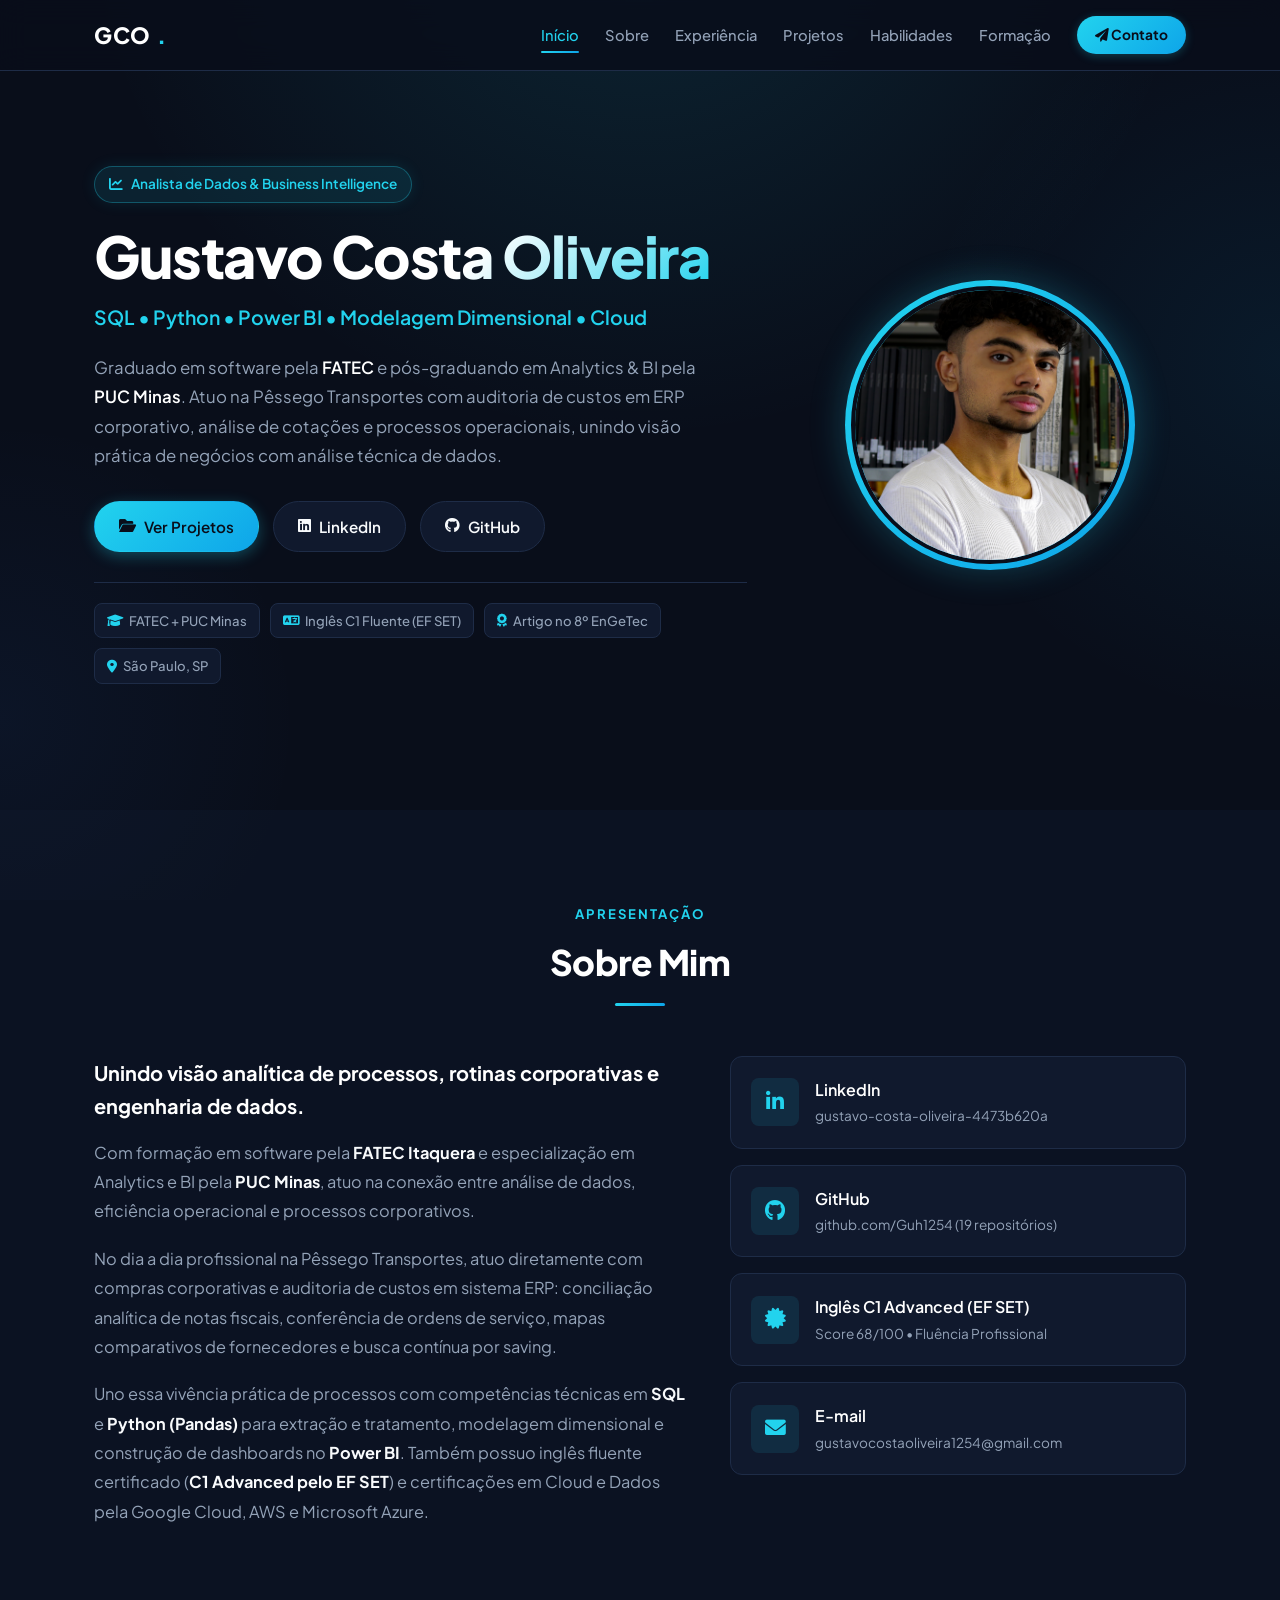
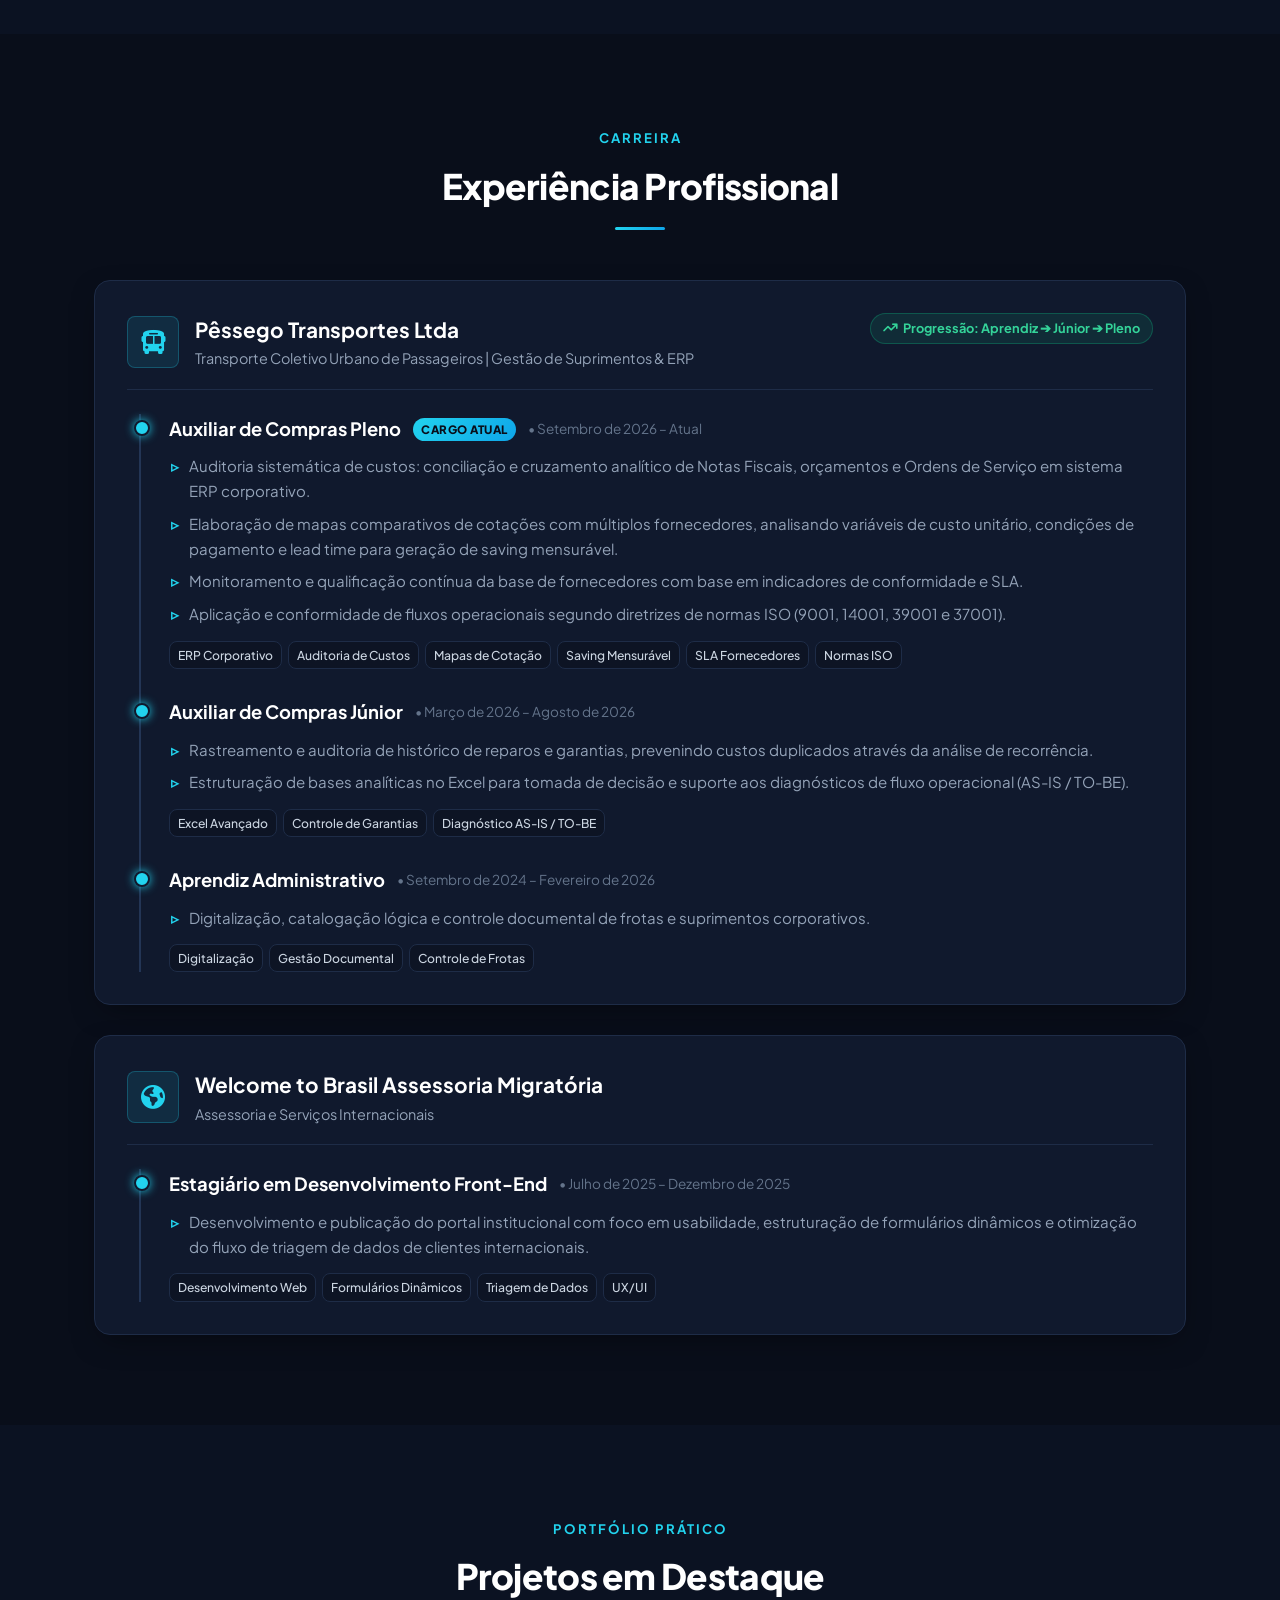
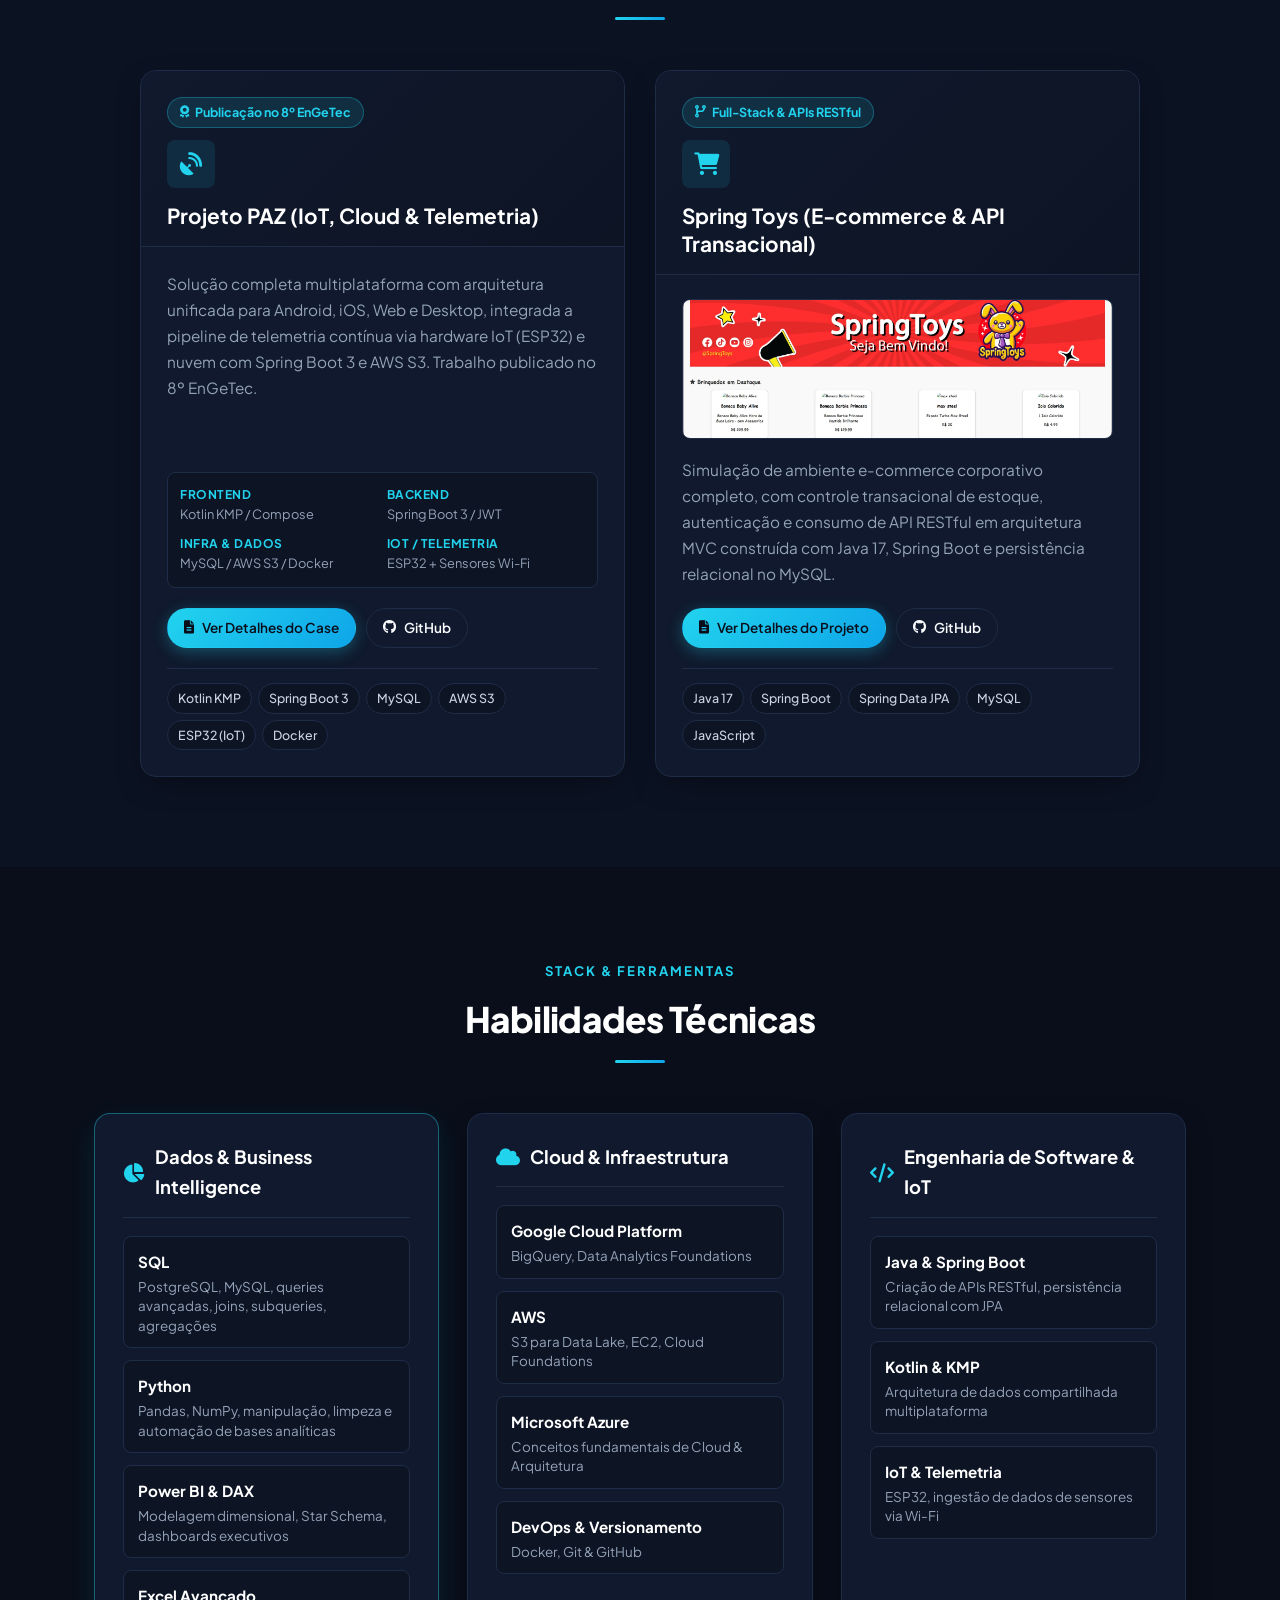
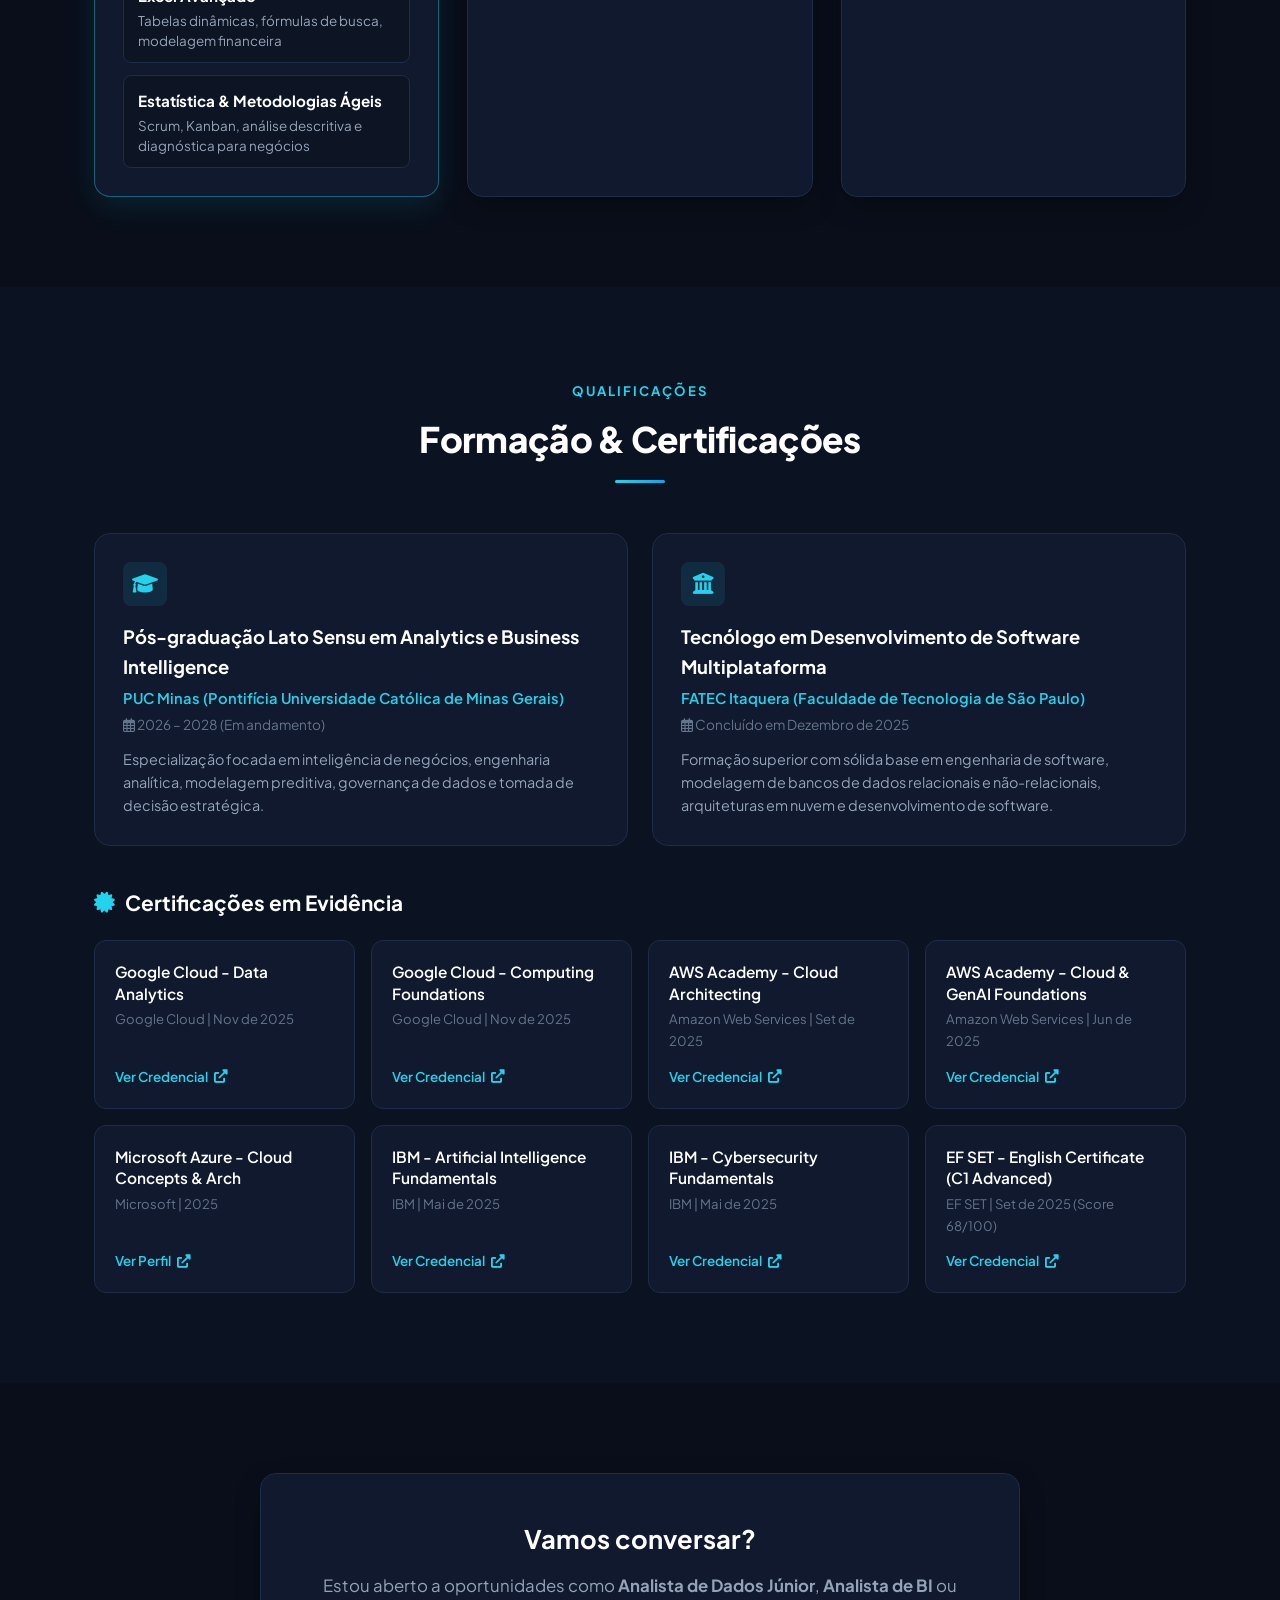
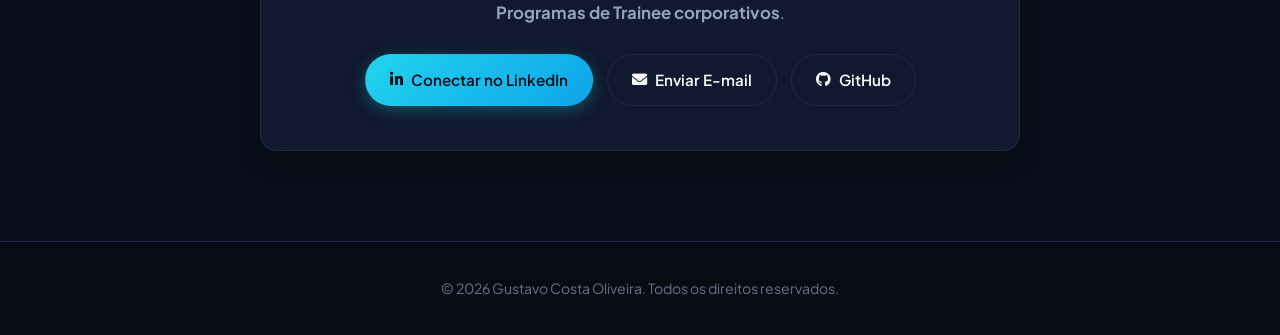
<file: index.html>
<!DOCTYPE html>
<html lang="pt-BR">
<head>
    <meta charset="UTF-8">
    <meta name="viewport" content="width=device-width, initial-scale=1.0">
    <title>Gustavo Costa Oliveira | Analista de Dados &amp; BI</title>
    
    <meta name="description" content="Portfólio de Gustavo Costa Oliveira. Analista de Dados &amp; BI com experiência corporativa em auditoria de custos em ERP e formação técnica em software. SQL, Python, Power BI e Cloud.">
    <meta name="keywords" content="Gustavo Costa Oliveira, Analista de Dados, Business Intelligence, BI, SQL, Python, Power BI, DAX, Modelagem de Dados, ERP, FATEC, PUC Minas">
    <meta name="author" content="Gustavo Costa Oliveira">

    <!-- Open Graph -->
    <meta property="og:type" content="website">
    <meta property="og:title" content="Gustavo Costa Oliveira | Analista de Dados &amp; BI">
    <meta property="og:description" content="Portfólio profissional de Análise de Dados e Business Intelligence: SQL, Python, Power BI e processos corporativos.">
    <meta property="og:image" content="img/perfil.png">

    <link rel="icon" type="image/x-icon" href="favicon.ico">
    <link rel="stylesheet" href="styles.css?v=2.2">
    <link href="https://cdnjs.cloudflare.com/ajax/libs/font-awesome/6.0.0/css/all.min.css" rel="stylesheet">
</head>
<body>
    <!-- Navbar -->
    <nav class="navbar">
        <div class="nav-container">
            <div class="nav-logo">
                <a href="#home">GCO<span>.</span></a>
            </div>
            <div class="nav-menu" id="nav-menu">
                <a href="#home" class="nav-link">Início</a>
                <a href="#about" class="nav-link">Sobre</a>
                <a href="#experience" class="nav-link">Experiência</a>
                <a href="#projects" class="nav-link">Projetos</a>
                <a href="#skills" class="nav-link">Habilidades</a>
                <a href="#education" class="nav-link">Formação</a>
                <a href="#contact" class="nav-link nav-cta-btn"><i class="fas fa-paper-plane"></i> Contato</a>
            </div>
            <div class="hamburger" id="hamburger" aria-label="Abrir menu">
                <span class="bar"></span>
                <span class="bar"></span>
                <span class="bar"></span>
            </div>
        </div>
    </nav>

    <!-- Hero Section -->
    <section id="home" class="hero">
        <div class="hero-container">
            <div class="hero-text">
                <div class="hero-tagline">
                    <i class="fas fa-chart-line"></i> Analista de Dados &amp; Business Intelligence
                </div>
                
                <h1 class="hero-title">
                    Gustavo <span class="gradient-text">Costa Oliveira</span>
                </h1>
                
                <p class="hero-subtitle">
                    SQL • Python • Power BI • Modelagem Dimensional • Cloud
                </p>
                
                <p class="hero-description">
                    Graduado em software pela <strong>FATEC</strong> e pós-graduando em Analytics &amp; BI pela <strong>PUC Minas</strong>. Atuo na Pêssego Transportes com auditoria de custos em ERP corporativo, análise de cotações e processos operacionais, unindo visão prática de negócios com análise técnica de dados.
                </p>
                
                <div class="hero-buttons">
                    <a href="#projects" class="btn btn-primary">
                        <i class="fas fa-folder-open"></i> Ver Projetos
                    </a>
                    <a href="https://www.linkedin.com/in/gustavo-costa-oliveira-4473b620a/" target="_blank" class="btn btn-secondary">
                        <i class="fab fa-linkedin"></i> LinkedIn
                    </a>
                    <a href="https://github.com/Guh1254" target="_blank" class="btn btn-secondary">
                        <i class="fab fa-github"></i> GitHub
                    </a>
                </div>

                <div class="hero-highlights">
                    <span class="highlight-chip"><i class="fas fa-graduation-cap"></i> FATEC + PUC Minas</span>
                    <span class="highlight-chip"><i class="fas fa-language"></i> Inglês C1 Fluente (EF SET)</span>
                    <span class="highlight-chip"><i class="fas fa-award"></i> Artigo no 8º EnGeTec</span>
                    <span class="highlight-chip"><i class="fas fa-map-marker-alt"></i> São Paulo, SP</span>
                </div>
            </div>

            <div class="hero-image-wrapper">
                <div class="hero-image-ring">
                    <img src="img/perfil.png" alt="Foto de Gustavo Costa Oliveira" class="profile-avatar profile-img" width="280" height="280">
                </div>
            </div>
        </div>
    </section>

    <!-- About Section -->
    <section id="about">
        <div class="container">
            <div class="section-header">
                <span class="section-tag">Apresentação</span>
                <h2 class="section-title">Sobre Mim</h2>
            </div>
            
            <div class="about-grid">
                <div class="about-text">
                    <h3>Unindo visão analítica de processos, rotinas corporativas e engenharia de dados.</h3>
                    <p>
                        Com formação em software pela <strong>FATEC Itaquera</strong> e especialização em Analytics e BI pela <strong>PUC Minas</strong>, atuo na conexão entre análise de dados, eficiência operacional e processos corporativos.
                    </p>
                    <p>
                        No dia a dia profissional na Pêssego Transportes, atuo diretamente com compras corporativas e auditoria de custos em sistema ERP: conciliação analítica de notas fiscais, conferência de ordens de serviço, mapas comparativos de fornecedores e busca contínua por saving.
                    </p>
                    <p>
                        Uno essa vivência prática de processos com competências técnicas em <strong>SQL</strong> e <strong>Python (Pandas)</strong> para extração e tratamento, modelagem dimensional e construção de dashboards no <strong>Power BI</strong>. Também possuo inglês fluente certificado (<strong>C1 Advanced pelo EF SET</strong>) e certificações em Cloud e Dados pela Google Cloud, AWS e Microsoft Azure.
                    </p>
                </div>

                <div class="about-cards">
                    <a href="https://www.linkedin.com/in/gustavo-costa-oliveira-4473b620a/" target="_blank" class="about-card" style="text-decoration: none;">
                        <div class="about-card-icon"><i class="fab fa-linkedin-in"></i></div>
                        <div class="about-card-content">
                            <h4>LinkedIn</h4>
                            <p>gustavo-costa-oliveira-4473b620a</p>
                        </div>
                    </a>

                    <a href="https://github.com/Guh1254" target="_blank" class="about-card" style="text-decoration: none;">
                        <div class="about-card-icon"><i class="fab fa-github"></i></div>
                        <div class="about-card-content">
                            <h4>GitHub</h4>
                            <p>github.com/Guh1254 (19 repositórios)</p>
                        </div>
                    </a>

                    <a href="https://cert.efset.org/en/5buHbD" target="_blank" class="about-card" style="text-decoration: none;">
                        <div class="about-card-icon"><i class="fas fa-certificate"></i></div>
                        <div class="about-card-content">
                            <h4>Inglês C1 Advanced (EF SET)</h4>
                            <p>Score 68/100 • Fluência Profissional</p>
                        </div>
                    </a>

                    <a href="mailto:gustavocostaoliveira1254@gmail.com" class="about-card" style="text-decoration: none;">
                        <div class="about-card-icon"><i class="fas fa-envelope"></i></div>
                        <div class="about-card-content">
                            <h4>E-mail</h4>
                            <p>gustavocostaoliveira1254@gmail.com</p>
                        </div>
                    </a>
                </div>
            </div>
        </div>
    </section>

    <!-- Experience Section -->
    <section id="experience">
        <div class="container">
            <div class="section-header">
                <span class="section-tag">Carreira</span>
                <h2 class="section-title">Experiência Profissional</h2>
            </div>

            <div class="experience-list">
                
                <!-- Pêssego Transportes Ltda -->
                <div class="experience-block">
                    <div class="company-header">
                        <div class="company-title-wrap">
                            <div class="company-icon"><i class="fas fa-bus"></i></div>
                            <div>
                                <h3 class="company-name">Pêssego Transportes Ltda</h3>
                                <p class="company-segment">Transporte Coletivo Urbano de Passageiros | Gestão de Suprimentos &amp; ERP</p>
                            </div>
                        </div>
                        <span class="progression-badge">
                            <i class="fas fa-arrow-trend-up"></i> Progressão: Aprendiz ➔ Júnior ➔ Pleno
                        </span>
                    </div>

                    <div class="roles-timeline">
                        <!-- Cargo 1 -->
                        <div class="role-step">
                            <div class="role-header">
                                <span class="role-title">Auxiliar de Compras Pleno</span>
                                <span class="role-current-tag">Cargo Atual</span>
                                <span class="role-period">• Setembro de 2026 – Atual</span>
                            </div>
                            <ul class="role-bullets">
                                <li>Auditoria sistemática de custos: conciliação e cruzamento analítico de Notas Fiscais, orçamentos e Ordens de Serviço em sistema ERP corporativo.</li>
                                <li>Elaboração de mapas comparativos de cotações com múltiplos fornecedores, analisando variáveis de custo unitário, condições de pagamento e lead time para geração de saving mensurável.</li>
                                <li>Monitoramento e qualificação contínua da base de fornecedores com base em indicadores de conformidade e SLA.</li>
                                <li>Aplicação e conformidade de fluxos operacionais segundo diretrizes de normas ISO (9001, 14001, 39001 e 37001).</li>
                            </ul>
                            <div class="role-tags">
                                <span class="role-tag">ERP Corporativo</span>
                                <span class="role-tag">Auditoria de Custos</span>
                                <span class="role-tag">Mapas de Cotação</span>
                                <span class="role-tag">Saving Mensurável</span>
                                <span class="role-tag">SLA Fornecedores</span>
                                <span class="role-tag">Normas ISO</span>
                            </div>
                        </div>

                        <!-- Cargo 2 -->
                        <div class="role-step">
                            <div class="role-header">
                                <span class="role-title">Auxiliar de Compras Júnior</span>
                                <span class="role-period">• Março de 2026 – Agosto de 2026</span>
                            </div>
                            <ul class="role-bullets">
                                <li>Rastreamento e auditoria de histórico de reparos e garantias, prevenindo custos duplicados através da análise de recorrência.</li>
                                <li>Estruturação de bases analíticas no Excel para tomada de decisão e suporte aos diagnósticos de fluxo operacional (AS-IS / TO-BE).</li>
                            </ul>
                            <div class="role-tags">
                                <span class="role-tag">Excel Avançado</span>
                                <span class="role-tag">Controle de Garantias</span>
                                <span class="role-tag">Diagnóstico AS-IS / TO-BE</span>
                            </div>
                        </div>

                        <!-- Cargo 3 -->
                        <div class="role-step">
                            <div class="role-header">
                                <span class="role-title">Aprendiz Administrativo</span>
                                <span class="role-period">• Setembro de 2024 – Fevereiro de 2026</span>
                            </div>
                            <ul class="role-bullets">
                                <li>Digitalização, catalogação lógica e controle documental de frotas e suprimentos corporativos.</li>
                            </ul>
                            <div class="role-tags">
                                <span class="role-tag">Digitalização</span>
                                <span class="role-tag">Gestão Documental</span>
                                <span class="role-tag">Controle de Frotas</span>
                            </div>
                        </div>
                    </div>
                </div>

                <!-- Welcome to Brasil Assessoria Migratória -->
                <div class="experience-block">
                    <div class="company-header">
                        <div class="company-title-wrap">
                            <div class="company-icon"><i class="fas fa-globe-americas"></i></div>
                            <div>
                                <h3 class="company-name">Welcome to Brasil Assessoria Migratória</h3>
                                <p class="company-segment">Assessoria e Serviços Internacionais</p>
                            </div>
                        </div>
                    </div>

                    <div class="roles-timeline">
                        <div class="role-step">
                            <div class="role-header">
                                <span class="role-title">Estagiário em Desenvolvimento Front-End</span>
                                <span class="role-period">• Julho de 2025 – Dezembro de 2025</span>
                            </div>
                            <ul class="role-bullets">
                                <li>Desenvolvimento e publicação do portal institucional com foco em usabilidade, estruturação de formulários dinâmicos e otimização do fluxo de triagem de dados de clientes internacionais.</li>
                            </ul>
                            <div class="role-tags">
                                <span class="role-tag">Desenvolvimento Web</span>
                                <span class="role-tag">Formulários Dinâmicos</span>
                                <span class="role-tag">Triagem de Dados</span>
                                <span class="role-tag">UX/UI</span>
                            </div>
                        </div>
                    </div>
                </div>

            </div>
        </div>
    </section>

    <!-- Projects Section (Apenas os 2 Projetos Reais) -->
    <section id="projects">
        <div class="container">
            <div class="section-header">
                <span class="section-tag">Portfólio Prático</span>
                <h2 class="section-title">Projetos em Destaque</h2>
            </div>

            <div class="projects-grid">
                
                <!-- Projeto 1: Projeto PAZ -->
                <div class="project-card">
                    <div class="project-card-header">
                        <span class="project-tag"><i class="fas fa-award"></i> Publicação no 8º EnGeTec</span>
                        <div class="project-icon-box"><i class="fas fa-satellite-dish"></i></div>
                        <h3>Projeto PAZ (IoT, Cloud &amp; Telemetria)</h3>
                    </div>
                    <div class="project-card-body">
                        <p>
                            Solução completa multiplataforma com arquitetura unificada para Android, iOS, Web e Desktop, integrada a pipeline de telemetria contínua via hardware IoT (ESP32) e nuvem com Spring Boot 3 e AWS S3. Trabalho publicado no 8º EnGeTec.
                        </p>
                        
                        <!-- Mini Arquitetura -->
                        <div class="arch-mini-grid">
                            <div class="arch-item">
                                <strong>Frontend</strong>
                                <span>Kotlin KMP / Compose</span>
                            </div>
                            <div class="arch-item">
                                <strong>Backend</strong>
                                <span>Spring Boot 3 / JWT</span>
                            </div>
                            <div class="arch-item">
                                <strong>Infra &amp; Dados</strong>
                                <span>MySQL / AWS S3 / Docker</span>
                            </div>
                            <div class="arch-item">
                                <strong>IoT / Telemetria</strong>
                                <span>ESP32 + Sensores Wi-Fi</span>
                            </div>
                        </div>

                        <div class="project-actions">
                            <a href="projeto-paz.html" class="btn btn-sm btn-primary">
                                <i class="fas fa-file-alt"></i> Ver Detalhes do Case
                            </a>
                            <a href="https://github.com/SpringDevsFatec/ProjetoPaz_KotlinMultiplatforma" target="_blank" class="btn btn-sm btn-secondary">
                                <i class="fab fa-github"></i> GitHub
                            </a>
                        </div>

                        <div class="project-tech-pills">
                            <span class="tech-pill">Kotlin KMP</span>
                            <span class="tech-pill">Spring Boot 3</span>
                            <span class="tech-pill">MySQL</span>
                            <span class="tech-pill">AWS S3</span>
                            <span class="tech-pill">ESP32 (IoT)</span>
                            <span class="tech-pill">Docker</span>
                        </div>
                    </div>
                </div>

                <!-- Projeto 2: Spring Toys -->
                <div class="project-card">
                    <div class="project-card-header">
                        <span class="project-tag"><i class="fas fa-code-branch"></i> Full-Stack &amp; APIs RESTful</span>
                        <div class="project-icon-box"><i class="fas fa-shopping-cart"></i></div>
                        <h3>Spring Toys (E-commerce &amp; API Transacional)</h3>
                    </div>
                    <div class="project-card-body">
                        <!-- Screenshot preview do projeto -->
                        <div class="project-thumbnail">
                            <img src="img/springtoys-1.jpg" alt="Preview da interface do Spring Toys">
                        </div>

                        <p>
                            Simulação de ambiente e-commerce corporativo completo, com controle transacional de estoque, autenticação e consumo de API RESTful em arquitetura MVC construída com Java 17, Spring Boot e persistência relacional no MySQL.
                        </p>
                        
                        <div class="project-actions">
                            <a href="projeto-springtoys.html" class="btn btn-sm btn-primary">
                                <i class="fas fa-file-alt"></i> Ver Detalhes do Projeto
                            </a>
                            <a href="https://github.com/Guh1254/Spring-Toys" target="_blank" class="btn btn-sm btn-secondary">
                                <i class="fab fa-github"></i> GitHub
                            </a>
                        </div>

                        <div class="project-tech-pills">
                            <span class="tech-pill">Java 17</span>
                            <span class="tech-pill">Spring Boot</span>
                            <span class="tech-pill">Spring Data JPA</span>
                            <span class="tech-pill">MySQL</span>
                            <span class="tech-pill">JavaScript</span>
                        </div>
                    </div>
                </div>

            </div>
        </div>
    </section>

    <!-- Skills Section -->
    <section id="skills">
        <div class="container">
            <div class="section-header">
                <span class="section-tag">Stack &amp; Ferramentas</span>
                <h2 class="section-title">Habilidades Técnicas</h2>
            </div>

            <div class="skills-grid">
                
                <!-- Categoria 1: Dados & Business Intelligence -->
                <div class="skill-category-card highlight">
                    <h3 class="category-title">
                        <i class="fas fa-chart-pie"></i> Dados &amp; Business Intelligence
                    </h3>
                    <div class="skills-list">
                        <div class="skill-row">
                            <strong>SQL</strong>
                            <span>PostgreSQL, MySQL, queries avançadas, joins, subqueries, agregações</span>
                        </div>
                        <div class="skill-row">
                            <strong>Python</strong>
                            <span>Pandas, NumPy, manipulação, limpeza e automação de bases analíticas</span>
                        </div>
                        <div class="skill-row">
                            <strong>Power BI &amp; DAX</strong>
                            <span>Modelagem dimensional, Star Schema, dashboards executivos</span>
                        </div>
                        <div class="skill-row">
                            <strong>Excel Avançado</strong>
                            <span>Tabelas dinâmicas, fórmulas de busca, modelagem financeira</span>
                        </div>
                        <div class="skill-row">
                            <strong>Estatística &amp; Metodologias Ágeis</strong>
                            <span>Scrum, Kanban, análise descritiva e diagnóstica para negócios</span>
                        </div>
                    </div>
                </div>

                <!-- Categoria 2: Cloud Computing & Infraestrutura -->
                <div class="skill-category-card">
                    <h3 class="category-title">
                        <i class="fas fa-cloud"></i> Cloud &amp; Infraestrutura
                    </h3>
                    <div class="skills-list">
                        <div class="skill-row">
                            <strong>Google Cloud Platform</strong>
                            <span>BigQuery, Data Analytics Foundations</span>
                        </div>
                        <div class="skill-row">
                            <strong>AWS</strong>
                            <span>S3 para Data Lake, EC2, Cloud Foundations</span>
                        </div>
                        <div class="skill-row">
                            <strong>Microsoft Azure</strong>
                            <span>Conceitos fundamentais de Cloud &amp; Arquitetura</span>
                        </div>
                        <div class="skill-row">
                            <strong>DevOps &amp; Versionamento</strong>
                            <span>Docker, Git &amp; GitHub</span>
                        </div>
                    </div>
                </div>

                <!-- Categoria 3: Engenharia de Software -->
                <div class="skill-category-card">
                    <h3 class="category-title">
                        <i class="fas fa-code"></i> Engenharia de Software &amp; IoT
                    </h3>
                    <div class="skills-list">
                        <div class="skill-row">
                            <strong>Java &amp; Spring Boot</strong>
                            <span>Criação de APIs RESTful, persistência relacional com JPA</span>
                        </div>
                        <div class="skill-row">
                            <strong>Kotlin &amp; KMP</strong>
                            <span>Arquitetura de dados compartilhada multiplataforma</span>
                        </div>
                        <div class="skill-row">
                            <strong>IoT &amp; Telemetria</strong>
                            <span>ESP32, ingestão de dados de sensores via Wi-Fi</span>
                        </div>
                    </div>
                </div>

            </div>
        </div>
    </section>

    <!-- Education Section -->
    <section id="education">
        <div class="container">
            <div class="section-header">
                <span class="section-tag">Qualificações</span>
                <h2 class="section-title">Formação &amp; Certificações</h2>
            </div>

            <div class="edu-cert-container">
                <div class="education-grid">
                    <div class="edu-card">
                        <div class="edu-icon-badge"><i class="fas fa-graduation-cap"></i></div>
                        <h4>Pós-graduação Lato Sensu em Analytics e Business Intelligence</h4>
                        <p class="institution">PUC Minas (Pontifícia Universidade Católica de Minas Gerais)</p>
                        <p class="period"><i class="far fa-calendar-alt"></i> 2026 – 2028 (Em andamento)</p>
                        <p>Especialização focada em inteligência de negócios, engenharia analítica, modelagem preditiva, governança de dados e tomada de decisão estratégica.</p>
                    </div>

                    <div class="edu-card">
                        <div class="edu-icon-badge"><i class="fas fa-university"></i></div>
                        <h4>Tecnólogo em Desenvolvimento de Software Multiplataforma</h4>
                        <p class="institution">FATEC Itaquera (Faculdade de Tecnologia de São Paulo)</p>
                        <p class="period"><i class="far fa-calendar-alt"></i> Concluído em Dezembro de 2025</p>
                        <p>Formação superior com sólida base em engenharia de software, modelagem de bancos de dados relacionais e não-relacionais, arquiteturas em nuvem e desenvolvimento de software.</p>
                    </div>
                </div>

                <div>
                    <h3 class="certifications-section-title">
                        <i class="fas fa-certificate"></i> Certificações em Evidência
                    </h3>

                    <div class="certifications-grid">
                        
                        <div class="cert-card">
                            <div>
                                <h5>Google Cloud - Data Analytics</h5>
                                <p>Google Cloud | Nov de 2025</p>
                            </div>
                            <a href="https://www.credly.com/badges/1377bcb8-9dd8-48fe-8619-fa979bc4e71e/linked_in_profile" target="_blank" class="cert-link-btn">
                                Ver Credencial <i class="fas fa-external-link-alt"></i>
                            </a>
                        </div>

                        <div class="cert-card">
                            <div>
                                <h5>Google Cloud - Computing Foundations</h5>
                                <p>Google Cloud | Nov de 2025</p>
                            </div>
                            <a href="https://www.credly.com/badges/b5da52cd-f62a-4295-b296-d29e81c61159/linked_in_profile" target="_blank" class="cert-link-btn">
                                Ver Credencial <i class="fas fa-external-link-alt"></i>
                            </a>
                        </div>

                        <div class="cert-card">
                            <div>
                                <h5>AWS Academy - Cloud Architecting</h5>
                                <p>Amazon Web Services | Set de 2025</p>
                            </div>
                            <a href="https://www.credly.com/badges/5fadd648-cd31-49fa-8e2c-48e099384070/linked_in_profile" target="_blank" class="cert-link-btn">
                                Ver Credencial <i class="fas fa-external-link-alt"></i>
                            </a>
                        </div>

                        <div class="cert-card">
                            <div>
                                <h5>AWS Academy - Cloud &amp; GenAI Foundations</h5>
                                <p>Amazon Web Services | Jun de 2025</p>
                            </div>
                            <a href="https://www.credly.com/badges/2d928095-0cf0-461e-a0f6-737dd6550e39/linked_in_profile" target="_blank" class="cert-link-btn">
                                Ver Credencial <i class="fas fa-external-link-alt"></i>
                            </a>
                        </div>

                        <div class="cert-card">
                            <div>
                                <h5>Microsoft Azure - Cloud Concepts &amp; Arch</h5>
                                <p>Microsoft | 2025</p>
                            </div>
                            <a href="https://www.linkedin.com/in/gustavo-costa-oliveira-4473b620a/" target="_blank" class="cert-link-btn">
                                Ver Perfil <i class="fas fa-external-link-alt"></i>
                            </a>
                        </div>

                        <div class="cert-card">
                            <div>
                                <h5>IBM - Artificial Intelligence Fundamentals</h5>
                                <p>IBM | Mai de 2025</p>
                            </div>
                            <a href="https://www.credly.com/badges/777a3c97-127a-426f-8862-ea1d9a075ebe/linked_in_profile" target="_blank" class="cert-link-btn">
                                Ver Credencial <i class="fas fa-external-link-alt"></i>
                            </a>
                        </div>

                        <div class="cert-card">
                            <div>
                                <h5>IBM - Cybersecurity Fundamentals</h5>
                                <p>IBM | Mai de 2025</p>
                            </div>
                            <a href="https://www.credly.com/badges/918bda9a-1bf0-4685-ae06-0dc58dc85320/linked_in_profile" target="_blank" class="cert-link-btn">
                                Ver Credencial <i class="fas fa-external-link-alt"></i>
                            </a>
                        </div>

                        <div class="cert-card">
                            <div>
                                <h5>EF SET - English Certificate (C1 Advanced)</h5>
                                <p>EF SET | Set de 2025 (Score 68/100)</p>
                            </div>
                            <a href="https://cert.efset.org/en/5buHbD" target="_blank" class="cert-link-btn">
                                Ver Credencial <i class="fas fa-external-link-alt"></i>
                            </a>
                        </div>

                    </div>
                </div>
            </div>
        </div>
    </section>

    <!-- Contact Section -->
    <section id="contact">
        <div class="container">
            <div class="contact-container">
                <h3>Vamos conversar?</h3>
                <p>
                    Estou aberto a oportunidades como <strong>Analista de Dados Júnior</strong>, <strong>Analista de BI</strong> ou <strong>Programas de Trainee corporativos</strong>.
                </p>
                <div class="contact-buttons">
                    <a href="https://www.linkedin.com/in/gustavo-costa-oliveira-4473b620a/" target="_blank" class="btn btn-primary">
                        <i class="fab fa-linkedin-in"></i> Conectar no LinkedIn
                    </a>
                    <a href="mailto:gustavocostaoliveira1254@gmail.com" class="btn btn-secondary">
                        <i class="fas fa-envelope"></i> Enviar E-mail
                    </a>
                    <a href="https://github.com/Guh1254" target="_blank" class="btn btn-secondary">
                        <i class="fab fa-github"></i> GitHub
                    </a>
                </div>
            </div>
        </div>
    </section>

    <!-- Footer -->
    <footer class="footer">
        <div class="container">
            <p>&copy; 2026 Gustavo Costa Oliveira. Todos os direitos reservados.</p>
        </div>
    </footer>

    <script src="script.js"></script>
</body>
</html>
</file>
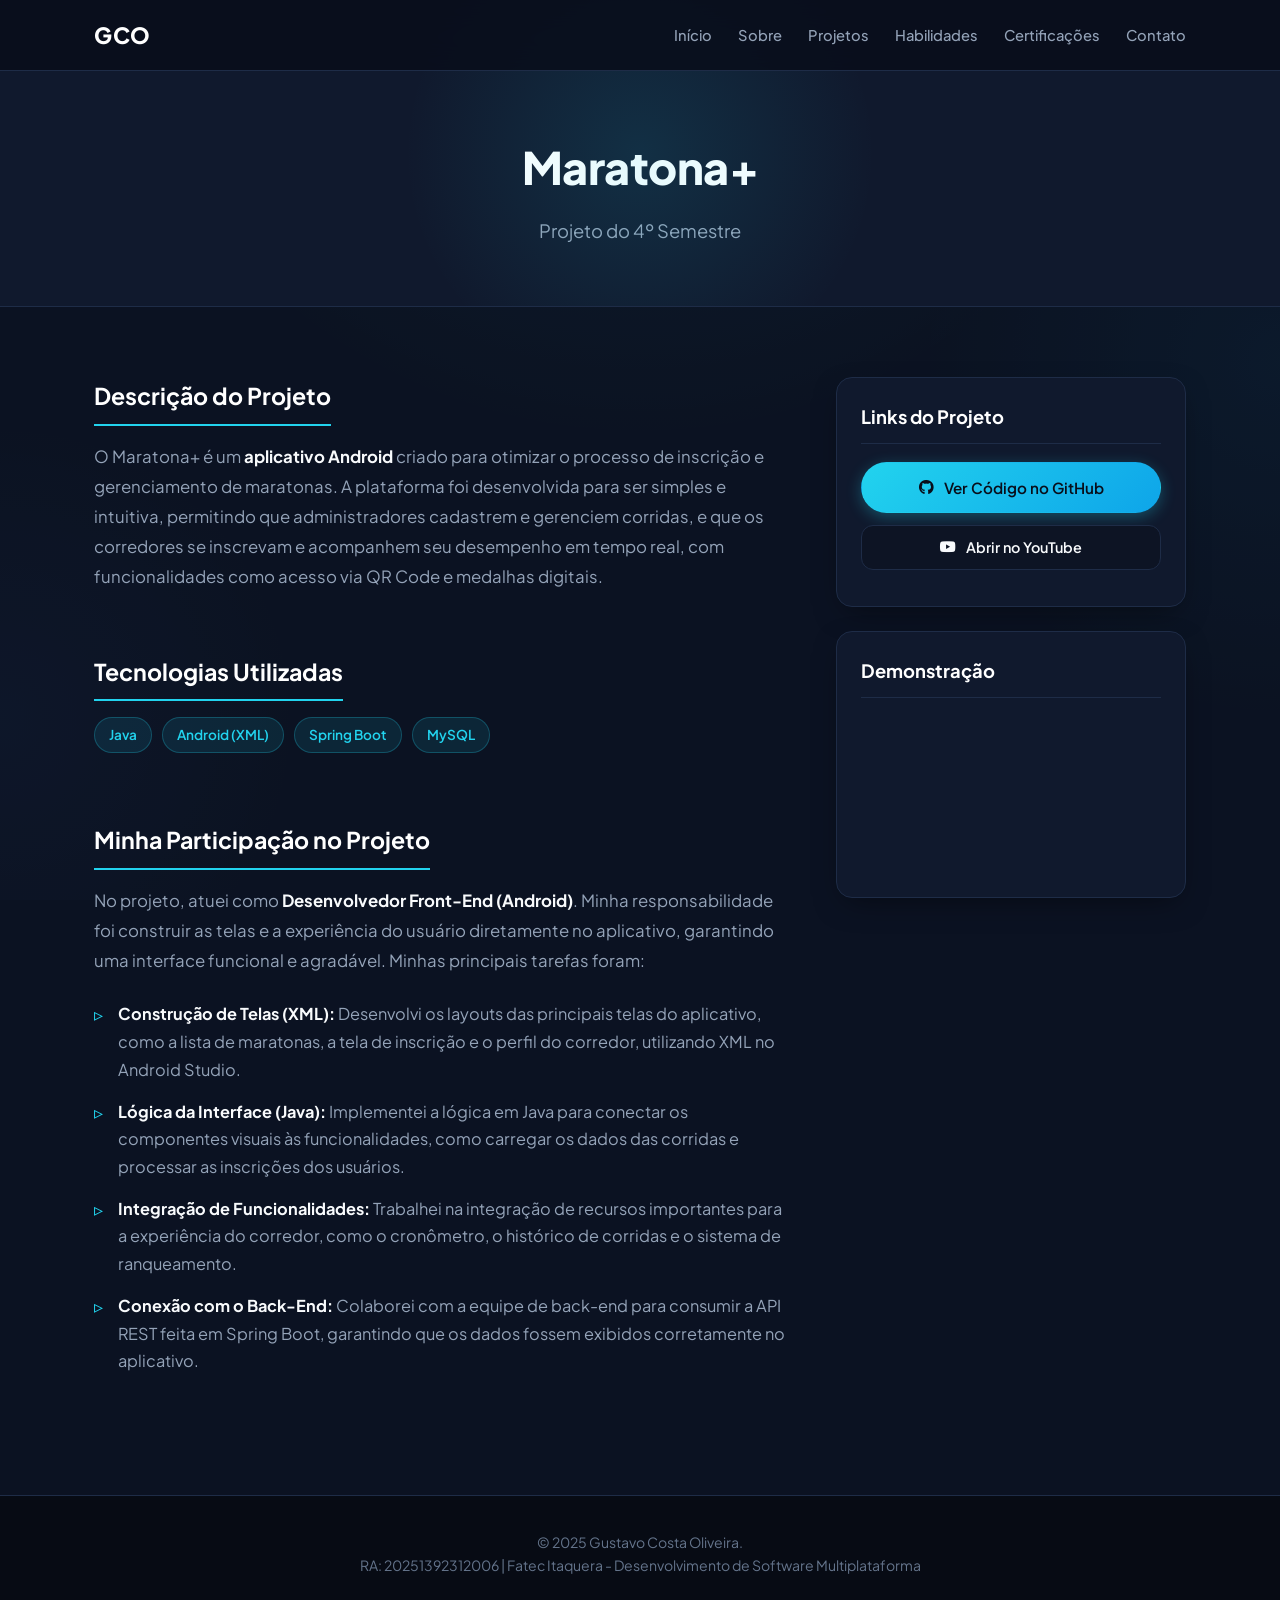
<file: projeto-maratonaplus.html>
<!DOCTYPE html>
<html lang="pt-BR">
<head>
    <meta charset="UTF-8">
    <meta name="viewport" content="width=device-width, initial-scale=1.0">
    <title>Projeto Maratona+ - Gustavo Costa Oliveira</title>
    
    <link rel="icon" type="image/x-icon" href="favicon.ico">

    <link rel="stylesheet" href="styles.css">
    <link rel="stylesheet" href="projeto.css"> 

    <link href="https://cdnjs.cloudflare.com/ajax/libs/font-awesome/6.0.0/css/all.min.css" rel="stylesheet">
    <link href="https://fonts.googleapis.com/css2?family=Poppins:wght@300;400;500;600;700&display=swap" rel="stylesheet">
</head>
<body>
    <nav class="navbar">
        <div class="nav-container">
            <div class="nav-logo">
                <a href="index.html#home">GCO</a>
            </div>
            <div class="nav-menu" id="nav-menu">
                <a href="index.html#home" class="nav-link">Início</a>
                <a href="index.html#about" class="nav-link">Sobre</a>
                <a href="index.html#projects" class="nav-link">Projetos</a>
                <a href="index.html#skills" class="nav-link">Habilidades</a>
                <a href="index.html#certifications" class="nav-link">Certificações</a>
                <a href="index.html#contact" class="nav-link">Contato</a>
            </div>
            <div class="hamburger" id="hamburger">
                <span class="bar"></span>
                <span class="bar"></span>
                <span class="bar"></span>
            </div>
        </div>
    </nav>

    <main>
        <section class="project-hero">
            <div class="container">
                <h1>Maratona+</h1>
                <p>Projeto do 4º Semestre</p>
            </div>
        </section>

        <section class="project-details">
            <div class="container project-layout">
                <div class="project-info">
                    <h2>Descrição do Projeto</h2>
                    <p>
                        O Maratona+ é um <strong>aplicativo Android</strong> criado para otimizar o processo de inscrição e gerenciamento de maratonas. A plataforma foi desenvolvida para ser simples e intuitiva, permitindo que administradores cadastrem e gerenciem corridas, e que os corredores se inscrevam e acompanhem seu desempenho em tempo real, com funcionalidades como acesso via QR Code e medalhas digitais.
                    </p>

                    <h2>Tecnologias Utilizadas</h2>
                    <div class="project-tech">
                        <span class="tech-tag">Java</span>
                        <span class="tech-tag">Android (XML)</span>
                        <span class="tech-tag">Spring Boot</span>
                        <span class="tech-tag">MySQL</span>
                    </div>

                    <h2>Minha Participação no Projeto</h2>
                    <p>
                        No projeto, atuei como <strong>Desenvolvedor Front-End (Android)</strong>. Minha responsabilidade foi construir as telas e a experiência do usuário diretamente no aplicativo, garantindo uma interface funcional e agradável. Minhas principais tarefas foram:
                    </p>
                    <ul>
                        <li><strong>Construção de Telas (XML):</strong> Desenvolvi os layouts das principais telas do aplicativo, como a lista de maratonas, a tela de inscrição e o perfil do corredor, utilizando XML no Android Studio.</li>
                        <li><strong>Lógica da Interface (Java):</strong> Implementei a lógica em Java para conectar os componentes visuais às funcionalidades, como carregar os dados das corridas e processar as inscrições dos usuários.</li>
                        <li><strong>Integração de Funcionalidades:</strong> Trabalhei na integração de recursos importantes para a experiência do corredor, como o cronômetro, o histórico de corridas e o sistema de ranqueamento.</li>
                        <li><strong>Conexão com o Back-End:</strong> Colaborei com a equipe de back-end para consumir a API REST feita em Spring Boot, garantindo que os dados fossem exibidos corretamente no aplicativo.</li>
                    </ul>
                </div>

                <div class="project-sidebar">
                    <div class="project-links">
                        <h3>Links do Projeto</h3>
                        <a href="https://github.com/SpringDevsFatec/Projeto_MaratonaPlus" target="_blank" class="btn btn-primary">
                            <i class="fab fa-github"></i> Ver Código no GitHub
                        </a>
                        <a href="https://youtu.be/BNdLceYZe9s" target="_blank" class="btn btn-demo">
                            <i class="fab fa-youtube"></i> Abrir no YouTube
                        </a>
                    </div>

                    <div class="project-video">
                        <h3>Demonstração</h3>
                        <div class="video-container">
                            <iframe 
                                src="https://www.youtube.com/embed/BNdLceYZe9s" 
                                title="YouTube video player" 
                                frameborder="0" 
                                allow="accelerometer; autoplay; clipboard-write; encrypted-media; gyroscope; picture-in-picture" 
                                allowfullscreen>
                            </iframe>
                        </div>
                    </div>
                </div>
            </div>
        </section>
    </main>

    <footer class="footer">
        <div class="container">
            <p>&copy; 2025 Gustavo Costa Oliveira.</p>
            <p>RA: 20251392312006 | Fatec Itaquera - Desenvolvimento de Software Multiplataforma</p>
        </div>
    </footer>
</body>
</html>
</file>
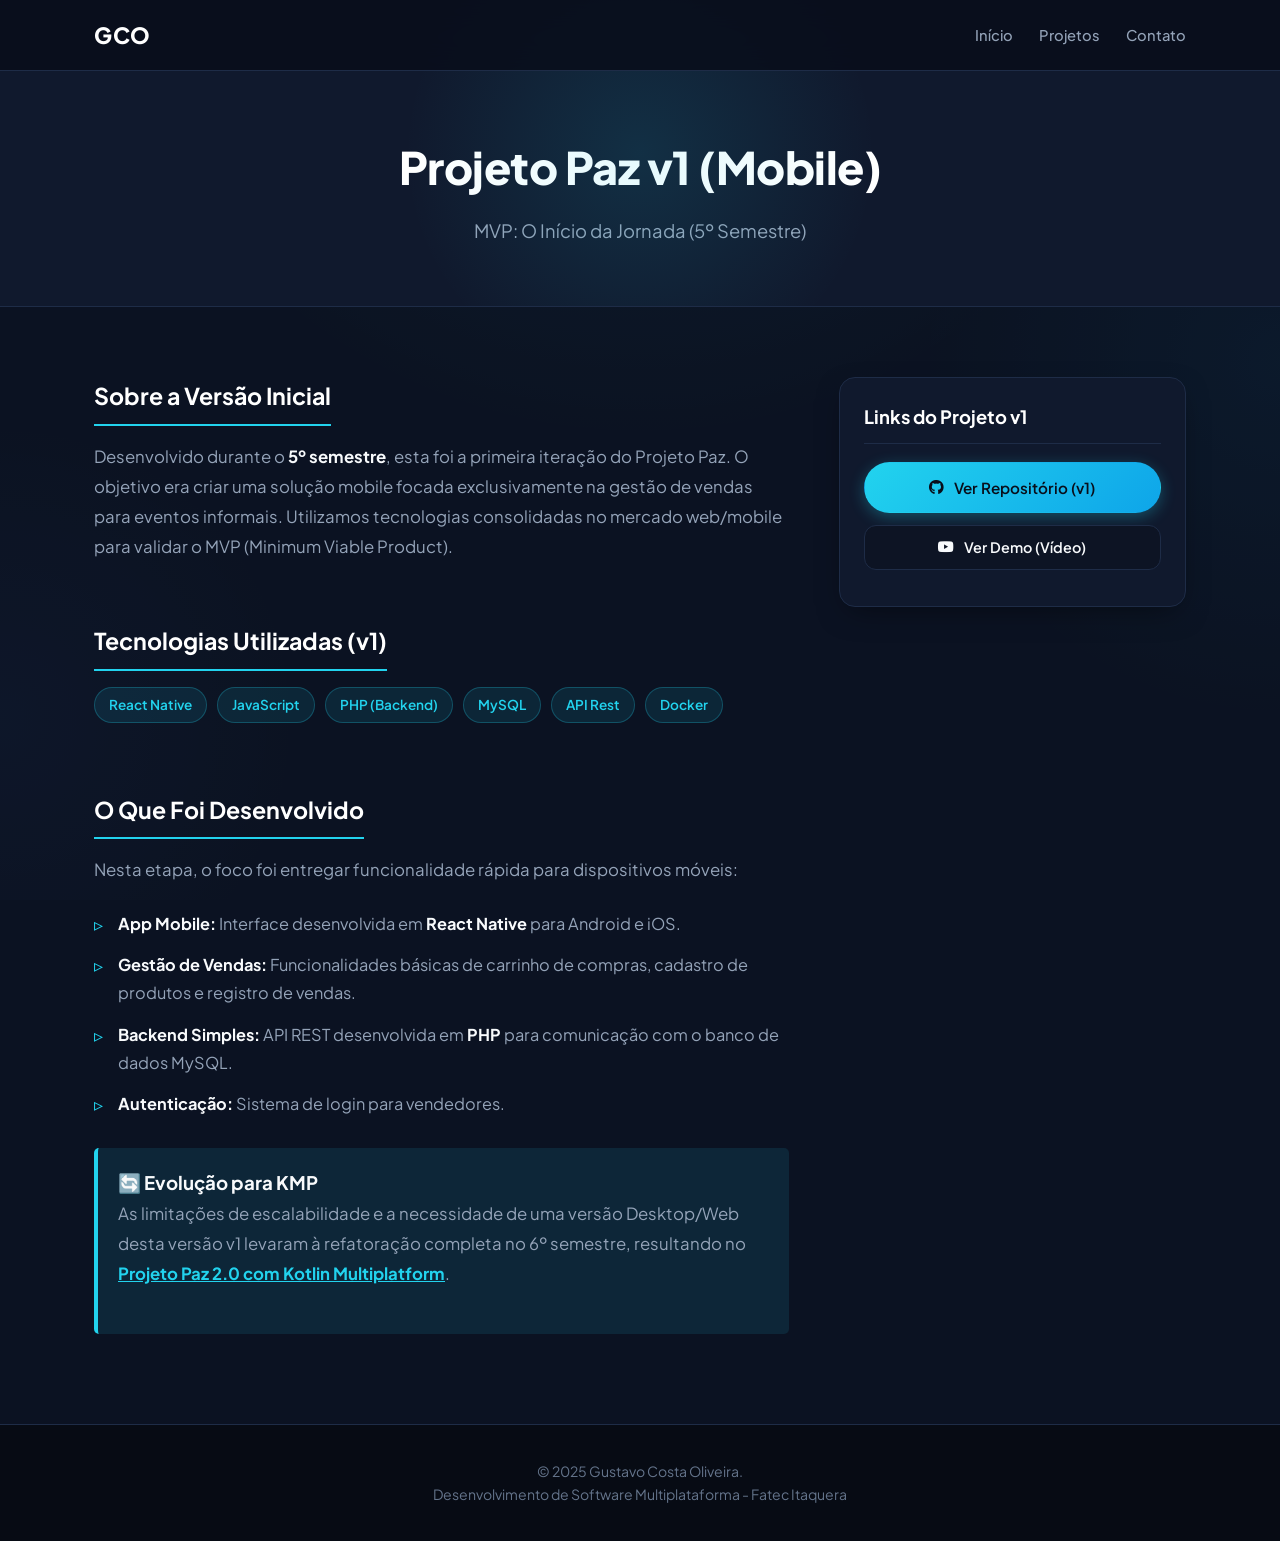
<file: projeto-paz-v1.html>
<!DOCTYPE html>
<html lang="pt-BR">
<head>
    <meta charset="UTF-8">
    <meta name="viewport" content="width=device-width, initial-scale=1.0">
    <title>Projeto Paz v1 (Mobile) - Gustavo Costa Oliveira</title>
    
    <link rel="icon" type="image/x-icon" href="favicon.ico">

    <link rel="stylesheet" href="styles.css">
    <link rel="stylesheet" href="projeto.css"> 

    <link href="https://cdnjs.cloudflare.com/ajax/libs/font-awesome/6.0.0/css/all.min.css" rel="stylesheet">
    <link href="https://fonts.googleapis.com/css2?family=Poppins:wght@300;400;500;600;700&display=swap" rel="stylesheet">
</head>
<body>
    <nav class="navbar">
        <div class="nav-container">
            <div class="nav-logo">
                <a href="index.html#home">GCO</a>
            </div>
            <div class="nav-menu" id="nav-menu">
                <a href="index.html#home" class="nav-link">Início</a>
                <a href="index.html#projects" class="nav-link">Projetos</a>
                <a href="index.html#contact" class="nav-link">Contato</a>
            </div>
            <div class="hamburger" id="hamburger">
                <span class="bar"></span>
                <span class="bar"></span>
                <span class="bar"></span>
            </div>
        </div>
    </nav>

    <main>
        <section class="project-hero">
            <div class="container">
                <h1>Projeto Paz v1 (Mobile)</h1>
                <p>MVP: O Início da Jornada (5º Semestre)</p>
            </div>
        </section>

        <section class="project-details">
            <div class="container project-layout">
                <div class="project-info">
                    <h2>Sobre a Versão Inicial</h2>
                    <p>
                        Desenvolvido durante o <strong>5º semestre</strong>, esta foi a primeira iteração do Projeto Paz. O objetivo era criar uma solução mobile focada exclusivamente na gestão de vendas para eventos informais. Utilizamos tecnologias consolidadas no mercado web/mobile para validar o MVP (Minimum Viable Product).
                    </p>

                    <h2>Tecnologias Utilizadas (v1)</h2>
                    <div class="project-tech">
                        <span class="tech-tag">React Native</span>
                        <span class="tech-tag">JavaScript</span>
                        <span class="tech-tag">PHP (Backend)</span>
                        <span class="tech-tag">MySQL</span>
                        <span class="tech-tag">API Rest</span>
                        <span class="tech-tag">Docker</span>
                    </div>

                    <h2>O Que Foi Desenvolvido</h2>
                    <p>
                        Nesta etapa, o foco foi entregar funcionalidade rápida para dispositivos móveis:
                    </p>
                    <ul>
                        <li><strong>App Mobile:</strong> Interface desenvolvida em <strong>React Native</strong> para Android e iOS.</li>
                        <li><strong>Gestão de Vendas:</strong> Funcionalidades básicas de carrinho de compras, cadastro de produtos e registro de vendas.</li>
                        <li><strong>Backend Simples:</strong> API REST desenvolvida em <strong>PHP</strong> para comunicação com o banco de dados MySQL.</li>
                        <li><strong>Autenticação:</strong> Sistema de login para vendedores.</li>
                    </ul>
                    
                    <div class="note-box" style="background: rgba(34, 211, 238, 0.1); padding: 20px; border-left: 4px solid #22d3ee; margin-top: 30px; border-radius: 5px;">
                        <h3>🔄 Evolução para KMP</h3>
                        <p>As limitações de escalabilidade e a necessidade de uma versão Desktop/Web desta versão v1 levaram à refatoração completa no 6º semestre, resultando no <a href="projeto-paz.html" style="color: #22d3ee; font-weight: bold;">Projeto Paz 2.0 com Kotlin Multiplatform</a>.</p>
                    </div>
                </div>

                <div class="project-sidebar">
                    <div class="project-links">
                        <h3>Links do Projeto v1</h3>
                        <a href="https://github.com/SpringDevsFatec/PI_ProjetoPaz" target="_blank" class="btn btn-primary">
                            <i class="fab fa-github"></i> Ver Repositório (v1)
                        </a>
                        <a href="https://youtu.be/nCjJSFAlklc" target="_blank" class="btn btn-demo">
                            <i class="fab fa-youtube"></i> Ver Demo (Vídeo)
                        </a>
                    </div>
                </div>
            </div>
        </section>
    </main>

    <footer class="footer">
        <div class="container">
            <p>&copy; 2025 Gustavo Costa Oliveira.</p>
            <p>Desenvolvimento de Software Multiplataforma - Fatec Itaquera</p>
        </div>
    </footer>
</body>
</html>
</file>
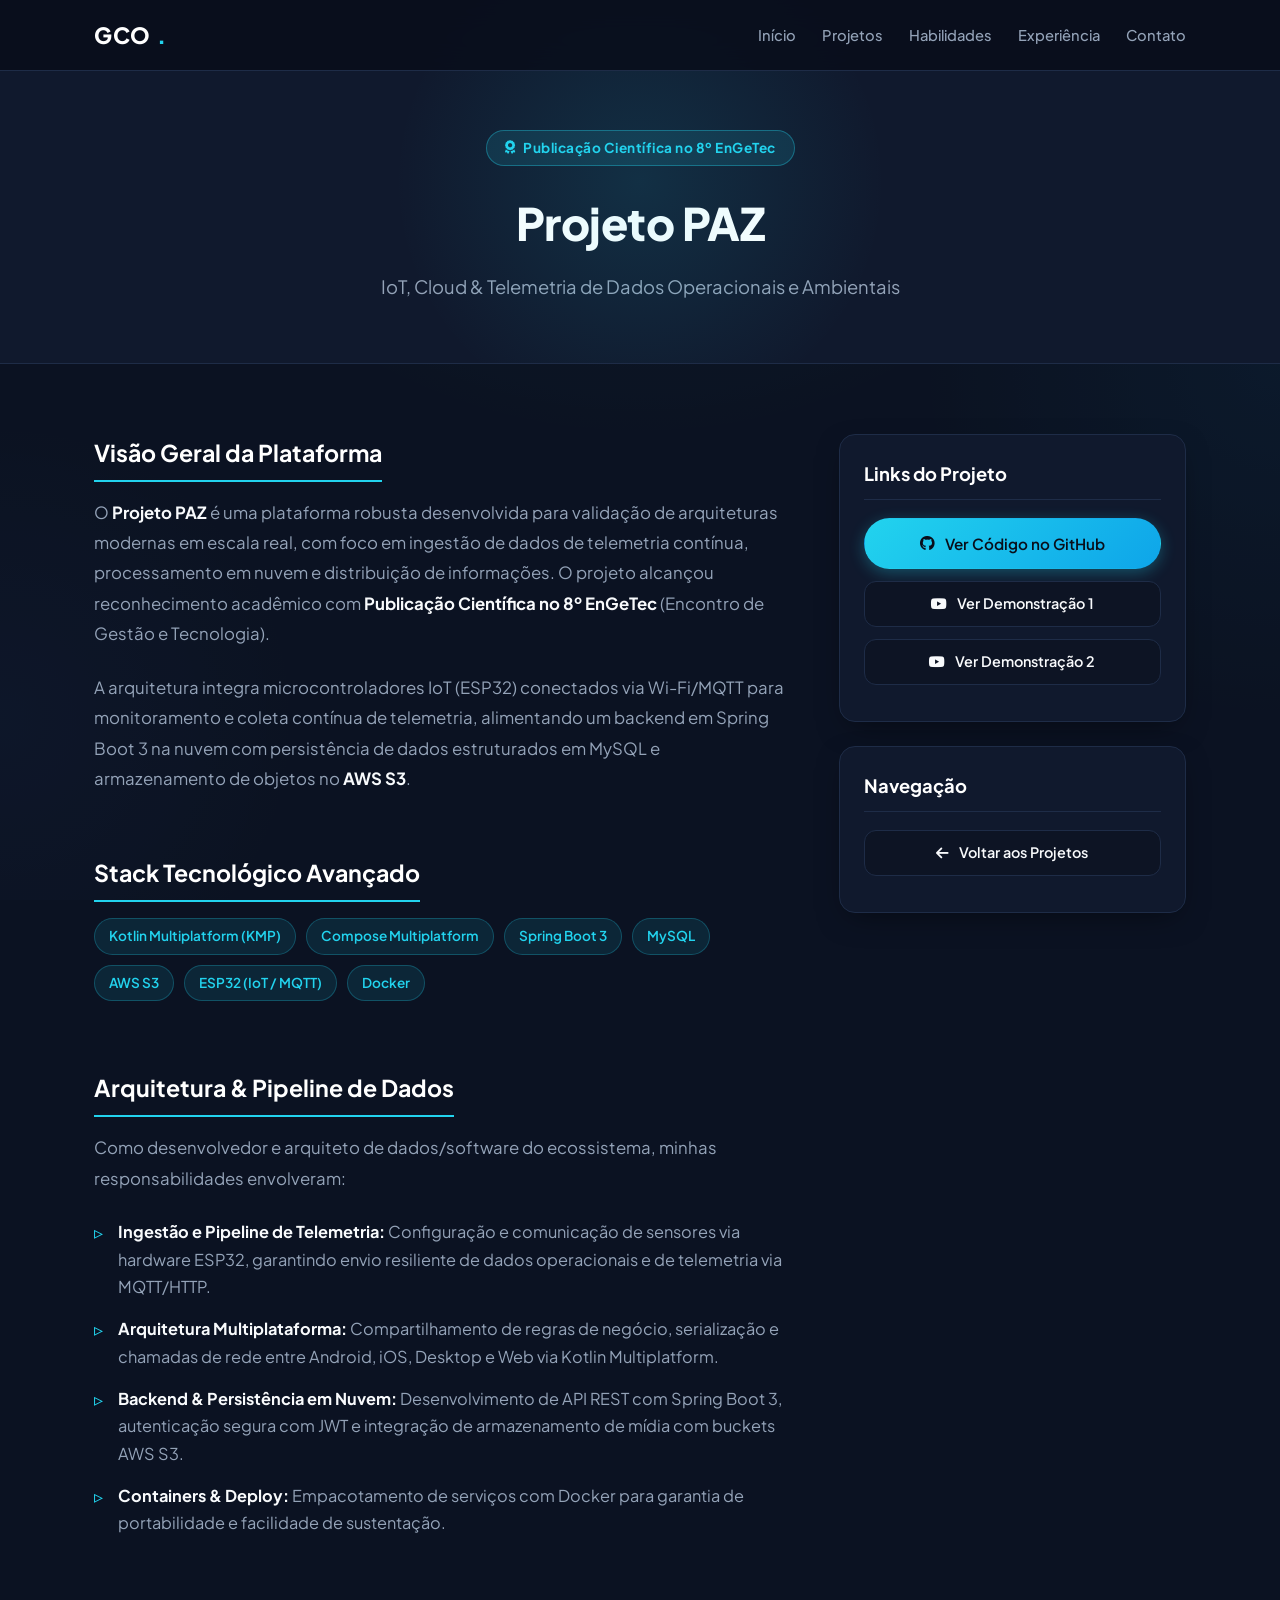
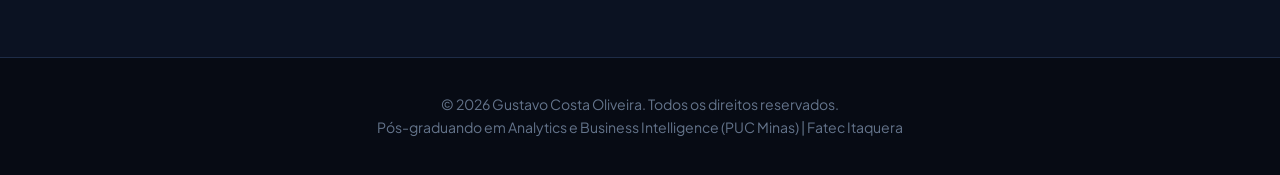
<file: projeto-paz.html>
<!DOCTYPE html>
<html lang="pt-BR">
<head>
    <meta charset="UTF-8">
    <meta name="viewport" content="width=device-width, initial-scale=1.0">
    <title>Projeto PAZ (IoT, Cloud &amp; Telemetria) - Gustavo Costa Oliveira</title>
    
    <link rel="icon" type="image/x-icon" href="favicon.ico">

    <link rel="stylesheet" href="styles.css?v=2.2">
    <link rel="stylesheet" href="projeto.css?v=2.2"> 

    <link href="https://cdnjs.cloudflare.com/ajax/libs/font-awesome/6.0.0/css/all.min.css" rel="stylesheet">
    <link href="https://fonts.googleapis.com/css2?family=Poppins:wght@300;400;500;600;700&display=swap" rel="stylesheet">
</head>
<body>
    <nav class="navbar">
        <div class="nav-container">
            <div class="nav-logo">
                <a href="index.html#home">GCO<span>.</span></a>
            </div>
            <div class="nav-menu" id="nav-menu">
                <a href="index.html#home" class="nav-link">Início</a>
                <a href="index.html#projects" class="nav-link">Projetos</a>
                <a href="index.html#skills" class="nav-link">Habilidades</a>
                <a href="index.html#experience" class="nav-link">Experiência</a>
                <a href="index.html#contact" class="nav-link">Contato</a>
            </div>
            <div class="hamburger" id="hamburger">
                <span class="bar"></span>
                <span class="bar"></span>
                <span class="bar"></span>
            </div>
        </div>
    </nav>

    <main>
        <section class="project-hero">
            <div class="container">
                <span class="project-tag-highlight"><i class="fas fa-award"></i> Publicação Científica no 8º EnGeTec</span>
                <h1>Projeto PAZ</h1>
                <p>IoT, Cloud &amp; Telemetria de Dados Operacionais e Ambientais</p>
            </div>
        </section>

        <section class="project-details">
            <div class="container project-layout">
                <div class="project-info">
                    <h2>Visão Geral da Plataforma</h2>
                    <p>
                        O <strong>Projeto PAZ</strong> é uma plataforma robusta desenvolvida para validação de arquiteturas modernas em escala real, com foco em ingestão de dados de telemetria contínua, processamento em nuvem e distribuição de informações. O projeto alcançou reconhecimento acadêmico com <strong>Publicação Científica no 8º EnGeTec</strong> (Encontro de Gestão e Tecnologia).
                    </p>
                    <p>
                        A arquitetura integra microcontroladores IoT (ESP32) conectados via Wi-Fi/MQTT para monitoramento e coleta contínua de telemetria, alimentando um backend em Spring Boot 3 na nuvem com persistência de dados estruturados em MySQL e armazenamento de objetos no <strong>AWS S3</strong>.
                    </p>

                    <h2>Stack Tecnológico Avançado</h2>
                    <div class="project-tech">
                        <span class="tech-tag">Kotlin Multiplatform (KMP)</span>
                        <span class="tech-tag">Compose Multiplatform</span>
                        <span class="tech-tag">Spring Boot 3</span>
                        <span class="tech-tag">MySQL</span>
                        <span class="tech-tag">AWS S3</span>
                        <span class="tech-tag">ESP32 (IoT / MQTT)</span>
                        <span class="tech-tag">Docker</span>
                    </div>

                    <h2>Arquitetura &amp; Pipeline de Dados</h2>
                    <p>
                        Como desenvolvedor e arquiteto de dados/software do ecossistema, minhas responsabilidades envolveram:
                    </p>
                    <ul>
                        <li><strong>Ingestão e Pipeline de Telemetria:</strong> Configuração e comunicação de sensores via hardware ESP32, garantindo envio resiliente de dados operacionais e de telemetria via MQTT/HTTP.</li>
                        <li><strong>Arquitetura Multiplataforma:</strong> Compartilhamento de regras de negócio, serialização e chamadas de rede entre Android, iOS, Desktop e Web via Kotlin Multiplatform.</li>
                        <li><strong>Backend &amp; Persistência em Nuvem:</strong> Desenvolvimento de API REST com Spring Boot 3, autenticação segura com JWT e integração de armazenamento de mídia com buckets AWS S3.</li>
                        <li><strong>Containers &amp; Deploy:</strong> Empacotamento de serviços com Docker para garantia de portabilidade e facilidade de sustentação.</li>
                    </ul>
                </div>

                <div class="project-sidebar">
                    <div class="project-links">
                        <h3>Links do Projeto</h3>
                        <a href="https://github.com/SpringDevsFatec/ProjetoPaz_KotlinMultiplatforma" target="_blank" class="btn btn-primary">
                            <i class="fab fa-github"></i> Ver Código no GitHub
                        </a>
                        <a href="https://youtu.be/IfXGEZ7bx8Q" target="_blank" class="btn btn-demo">
                            <i class="fab fa-youtube"></i> Ver Demonstração 1
                        </a>
                        <a href="https://youtu.be/GzK8aCh7HCg" target="_blank" class="btn btn-demo">
                            <i class="fab fa-youtube"></i> Ver Demonstração 2
                        </a>
                    </div>
                    
                    <div class="project-links">
                        <h3>Navegação</h3>
                        <a href="index.html#projects" class="btn btn-demo">
                            <i class="fas fa-arrow-left"></i> Voltar aos Projetos
                        </a>
                    </div>
                </div>
            </div>
        </section>
    </main>

    <footer class="footer">
        <div class="container">
            <p>&copy; 2026 Gustavo Costa Oliveira. Todos os direitos reservados.</p>
            <p>Pós-graduando em Analytics e Business Intelligence (PUC Minas) | Fatec Itaquera</p>
        </div>
    </footer>

    <script src="script.js"></script>
</body>
</html>
</file>
<file: styles.css>
/* ==========================================================================
   Gustavo Costa Oliveira - Data & BI Portfolio Design (Inspirado no LinkedIn)
   ========================================================================== */

@import url('https://fonts.googleapis.com/css2?family=Plus+Jakarta+Sans:wght@300;400;500;600;700;800&family=JetBrains+Mono:wght@400;500&display=swap');

* {
    margin: 0;
    padding: 0;
    box-sizing: border-box;
}

:root {
    --primary: #22d3ee;
    --primary-glow: rgba(34, 211, 238, 0.25);
    --secondary: #0ea5e9;
    --accent-blue: #3b82f6;
    --accent-emerald: #10b981;
    
    --bg-dark: #090e1a;
    --bg-surface: #10192d;
    --bg-surface-hover: #15223d;
    --bg-subtle: #0d1424;
    
    --border-color: #1e2c47;
    --border-hover: #38bdf8;
    --border-glow: rgba(34, 211, 238, 0.4);
    
    --text-primary: #f8fafc;
    --text-secondary: #94a3b8;
    --text-muted: #64748b;
    --white: #ffffff;
    
    --shadow-card: 0 10px 30px -10px rgba(0, 0, 0, 0.5);
    --shadow-glow: 0 0 25px rgba(34, 211, 238, 0.15);
    
    --radius-lg: 16px;
    --radius-md: 12px;
    --radius-sm: 8px;
    --radius-pill: 9999px;
    
    --transition: all 0.25s cubic-bezier(0.4, 0, 0.2, 1);
}

html {
    scroll-behavior: smooth;
}

body {
    font-family: 'Plus Jakarta Sans', -apple-system, BlinkMacSystemFont, sans-serif;
    line-height: 1.65;
    color: var(--text-primary);
    background-color: var(--bg-dark);
    background-image: 
        radial-gradient(circle 800px at 50% -120px, rgba(34, 211, 238, 0.12), transparent 70%),
        radial-gradient(circle 600px at 100% 40%, rgba(14, 165, 233, 0.08), transparent 60%),
        radial-gradient(circle 500px at 0% 80%, rgba(59, 130, 246, 0.06), transparent 60%);
    background-attachment: fixed;
    overflow-x: hidden;
    -webkit-font-smoothing: antialiased;
}

/* Container */
.container {
    max-width: 1140px;
    margin: 0 auto;
    padding: 0 24px;
}

/* ==========================================================================
   Navigation
   ========================================================================== */
.navbar {
    position: fixed;
    top: 0;
    width: 100%;
    background: rgba(9, 14, 26, 0.85);
    backdrop-filter: blur(14px);
    -webkit-backdrop-filter: blur(14px);
    z-index: 1000;
    border-bottom: 1px solid var(--border-color);
    transition: var(--transition);
}

.nav-container {
    max-width: 1140px;
    margin: 0 auto;
    padding: 0 24px;
    display: flex;
    justify-content: space-between;
    align-items: center;
    height: 70px;
}

.nav-logo a {
    font-size: 1.4rem;
    font-weight: 800;
    color: var(--white);
    text-decoration: none;
    letter-spacing: 0.5px;
    display: flex;
    align-items: center;
    gap: 6px;
}

.nav-logo a span {
    color: var(--primary);
}

.nav-menu {
    display: flex;
    align-items: center;
    gap: 26px;
}

.nav-link {
    text-decoration: none;
    color: var(--text-secondary);
    font-size: 0.92rem;
    font-weight: 500;
    position: relative;
    transition: var(--transition);
    padding: 6px 0;
}

.nav-link:hover,
.nav-link.active {
    color: var(--primary);
}

.nav-link::after {
    content: '';
    position: absolute;
    bottom: 0;
    left: 0;
    width: 0;
    height: 2px;
    background: linear-gradient(90deg, var(--primary), var(--secondary));
    transition: var(--transition);
    border-radius: 2px;
}

.nav-link:hover::after,
.nav-link.active::after {
    width: 100%;
}

.nav-cta-btn {
    background: linear-gradient(135deg, var(--primary), var(--secondary));
    color: #090e1a !important;
    padding: 8px 18px !important;
    border-radius: var(--radius-pill);
    font-size: 0.86rem !important;
    font-weight: 700 !important;
    box-shadow: 0 2px 10px rgba(34, 211, 238, 0.25);
    transition: var(--transition);
}

.nav-cta-btn:hover {
    transform: translateY(-2px);
    box-shadow: 0 4px 18px rgba(34, 211, 238, 0.45);
    color: #000 !important;
}

.nav-cta-btn::after {
    display: none !important;
}

.hamburger {
    display: none;
    flex-direction: column;
    cursor: pointer;
    gap: 5px;
}

.bar {
    width: 24px;
    height: 2px;
    background: var(--text-primary);
    border-radius: 2px;
    transition: var(--transition);
}

/* ==========================================================================
   Hero Section
   ========================================================================== */
.hero {
    min-height: 90vh;
    display: flex;
    align-items: center;
    padding-top: 110px;
    padding-bottom: 70px;
    position: relative;
}

.hero-container {
    display: grid;
    grid-template-columns: 1.25fr 0.75fr;
    gap: 48px;
    align-items: center;
    max-width: 1140px;
    margin: 0 auto;
    padding: 0 24px;
}

.hero-text {
    position: relative;
    z-index: 2;
}

.hero-badge,
.hero-tagline {
    display: inline-flex;
    align-items: center;
    gap: 8px;
    background: rgba(34, 211, 238, 0.1);
    color: var(--primary);
    border: 1px solid rgba(34, 211, 238, 0.3);
    padding: 6px 14px;
    border-radius: var(--radius-pill);
    font-size: 0.85rem;
    font-weight: 600;
    margin-bottom: 20px;
    box-shadow: 0 0 15px rgba(34, 211, 238, 0.1);
}

.hero-title {
    font-size: clamp(2.4rem, 4.5vw, 3.8rem);
    font-weight: 800;
    margin-bottom: 12px;
    line-height: 1.15;
    letter-spacing: -0.025em;
    color: var(--white);
}

.gradient-text {
    background: linear-gradient(135deg, #ffffff 40%, var(--primary) 100%);
    -webkit-background-clip: text;
    -webkit-text-fill-color: transparent;
    background-clip: text;
}

.hero-headline,
.hero-subtitle {
    font-size: 1.22rem;
    color: var(--primary);
    font-weight: 600;
    margin-bottom: 20px;
    display: flex;
    align-items: center;
    flex-wrap: wrap;
    gap: 8px;
}

.hero-headline span.divider,
.hero-subtitle span.divider {
    color: var(--border-color);
}

.hero-description {
    font-size: 1.05rem;
    color: var(--text-secondary);
    margin-bottom: 30px;
    line-height: 1.75;
    max-width: 620px;
}

.hero-description strong {
    color: var(--white);
    font-weight: 600;
}

.hero-buttons {
    display: flex;
    gap: 14px;
    flex-wrap: wrap;
    align-items: center;
    margin-bottom: 30px;
}

.hero-chips,
.hero-highlights {
    display: flex;
    flex-wrap: wrap;
    gap: 10px;
    padding-top: 20px;
    border-top: 1px solid var(--border-color);
}

.chip,
.highlight-chip {
    display: inline-flex;
    align-items: center;
    gap: 6px;
    background: var(--bg-surface);
    border: 1px solid var(--border-color);
    color: var(--text-secondary);
    padding: 6px 12px;
    border-radius: var(--radius-sm);
    font-size: 0.82rem;
    font-weight: 500;
    transition: var(--transition);
}

.chip:hover,
.highlight-chip:hover {
    border-color: var(--primary);
    color: var(--white);
    transform: translateY(-2px);
}

.chip i,
.highlight-chip i {
    color: var(--primary);
}

/* Buttons */
.btn {
    padding: 12px 24px;
    border-radius: var(--radius-pill);
    font-size: 0.95rem;
    font-weight: 600;
    text-decoration: none;
    display: inline-flex;
    align-items: center;
    gap: 8px;
    cursor: pointer;
    transition: var(--transition);
    border: 1px solid transparent;
    font-family: inherit;
}

.btn-primary {
    background: linear-gradient(135deg, var(--primary), var(--secondary));
    color: #090e1a;
    box-shadow: 0 4px 15px rgba(34, 211, 238, 0.3);
}

.btn-primary:hover {
    transform: translateY(-2px);
    box-shadow: 0 8px 25px rgba(34, 211, 238, 0.45);
    color: #000;
}

.btn-secondary {
    background: var(--bg-surface);
    color: var(--text-primary);
    border-color: var(--border-color);
}

.btn-secondary:hover {
    background: var(--bg-surface-hover);
    border-color: var(--primary);
    color: var(--primary);
    transform: translateY(-2px);
}

.btn-sm {
    padding: 8px 16px;
    font-size: 0.85rem;
}

/* Hero Avatar */
.hero-image-wrapper {
    display: flex;
    justify-content: center;
    align-items: center;
    position: relative;
    width: 100%;
}

.hero-image-ring {
    width: 290px;
    height: 290px;
    max-width: 100%;
    border-radius: 50%;
    padding: 6px;
    position: relative;
    background: linear-gradient(135deg, var(--primary), var(--secondary));
    box-shadow: 0 0 35px rgba(34, 211, 238, 0.25);
    display: flex;
    align-items: center;
    justify-content: center;
    overflow: hidden;
}

.hero-image-ring img,
.hero-image-ring .profile-avatar,
.hero-image-ring .profile-img,
.profile-avatar,
.profile-img {
    width: 100%;
    height: 100%;
    max-width: 278px;
    max-height: 278px;
    border-radius: 50%;
    object-fit: cover;
    border: 4px solid var(--bg-dark);
    display: block;
}

/* ==========================================================================
   Seções Gerais
   ========================================================================== */
section {
    padding: 90px 0;
    position: relative;
}

section:nth-of-type(even) {
    background: rgba(16, 25, 45, 0.4);
}

.section-header {
    text-align: center;
    margin-bottom: 50px;
}

.section-kicker,
.section-tag {
    display: inline-block;
    color: var(--primary);
    font-size: 0.82rem;
    font-weight: 700;
    text-transform: uppercase;
    letter-spacing: 2px;
    margin-bottom: 8px;
}

.section-title {
    font-size: 2.2rem;
    font-weight: 800;
    color: var(--white);
    letter-spacing: -0.02em;
}

.section-title::after {
    content: '';
    display: block;
    width: 50px;
    height: 3px;
    background: linear-gradient(90deg, var(--primary), var(--secondary));
    border-radius: 2px;
    margin: 12px auto 0;
}

/* ==========================================================================
   About Section
   ========================================================================== */
.about-grid {
    display: grid;
    grid-template-columns: 1.7fr 1.3fr;
    gap: 40px;
    align-items: start;
}

.about-text h3 {
    font-size: 1.25rem;
    color: var(--white);
    margin-bottom: 16px;
    font-weight: 700;
}

.about-text p {
    color: var(--text-secondary);
    font-size: 1.02rem;
    line-height: 1.8;
    margin-bottom: 18px;
}

.about-text strong {
    color: var(--text-primary);
}

.competencies-box {
    background: var(--bg-surface);
    border: 1px solid var(--border-color);
    border-radius: var(--radius-lg);
    padding: 24px;
    margin-top: 24px;
}

.competencies-box h4 {
    font-size: 1rem;
    color: var(--white);
    font-weight: 700;
    margin-bottom: 14px;
    display: flex;
    align-items: center;
    gap: 8px;
}

.competencies-box h4 i {
    color: var(--primary);
}

.competencies-list {
    list-style: none;
    padding: 0;
    display: flex;
    flex-direction: column;
    gap: 12px;
}

.competencies-list li {
    font-size: 0.92rem;
    color: var(--text-secondary);
    line-height: 1.6;
    padding-left: 18px;
    position: relative;
}

.competencies-list li::before {
    content: '•';
    position: absolute;
    left: 2px;
    color: var(--primary);
    font-weight: bold;
}

.about-cards {
    display: flex;
    flex-direction: column;
    gap: 16px;
}

.about-card {
    background: var(--bg-surface);
    border: 1px solid var(--border-color);
    border-radius: var(--radius-md);
    padding: 20px;
    display: flex;
    align-items: center;
    gap: 16px;
    text-decoration: none;
    color: var(--text-primary);
    transition: var(--transition);
}

.about-card:hover {
    border-color: var(--primary);
    transform: translateY(-3px);
    box-shadow: 0 5px 20px rgba(34, 211, 238, 0.15);
}

.about-card-icon {
    width: 48px;
    height: 48px;
    border-radius: var(--radius-sm);
    background: rgba(34, 211, 238, 0.1);
    color: var(--primary);
    display: flex;
    align-items: center;
    justify-content: center;
    font-size: 1.3rem;
    flex-shrink: 0;
}

.about-card-content h4 {
    font-size: 1rem;
    font-weight: 600;
    color: var(--white);
    margin-bottom: 2px;
}

.about-card-content p {
    font-size: 0.85rem;
    color: var(--text-secondary);
}

/* ==========================================================================
   Experience Section (LinkedIn Progression)
   ========================================================================== */
.experience-list {
    display: flex;
    flex-direction: column;
    gap: 30px;
}

.experience-block {
    background: var(--bg-surface);
    border: 1px solid var(--border-color);
    border-radius: var(--radius-lg);
    padding: 32px;
    box-shadow: var(--shadow-card);
    transition: var(--transition);
}

.experience-block:hover {
    border-color: var(--border-glow);
}

.company-header {
    display: flex;
    justify-content: space-between;
    align-items: flex-start;
    flex-wrap: wrap;
    gap: 12px;
    margin-bottom: 24px;
    padding-bottom: 18px;
    border-bottom: 1px solid var(--border-color);
}

.company-title-wrap {
    display: flex;
    align-items: center;
    gap: 16px;
}

.company-icon {
    width: 52px;
    height: 52px;
    background: rgba(34, 211, 238, 0.1);
    border: 1px solid rgba(34, 211, 238, 0.25);
    border-radius: var(--radius-sm);
    display: flex;
    align-items: center;
    justify-content: center;
    color: var(--primary);
    font-size: 1.5rem;
    flex-shrink: 0;
}

.company-name {
    font-size: 1.3rem;
    font-weight: 700;
    color: var(--white);
}

.company-segment {
    font-size: 0.9rem;
    color: var(--text-secondary);
}

.company-tenure {
    display: inline-block;
    background: rgba(255, 255, 255, 0.06);
    color: var(--text-secondary);
    padding: 2px 8px;
    border-radius: var(--radius-sm);
    font-size: 0.78rem;
    margin-left: 6px;
}

.progression-badge {
    display: inline-flex;
    align-items: center;
    gap: 6px;
    background: rgba(16, 185, 129, 0.12);
    border: 1px solid rgba(16, 185, 129, 0.3);
    color: #34d399;
    padding: 4px 12px;
    border-radius: var(--radius-pill);
    font-size: 0.8rem;
    font-weight: 700;
}

.roles-timeline {
    position: relative;
    padding-left: 28px;
    border-left: 2px solid #233555;
    margin-left: 12px;
    display: flex;
    flex-direction: column;
    gap: 28px;
}

.role-step {
    position: relative;
}

.role-step::before {
    content: '';
    position: absolute;
    left: -35px;
    top: 6px;
    width: 12px;
    height: 12px;
    border-radius: 50%;
    background: var(--primary);
    box-shadow: 0 0 10px var(--primary);
    border: 2px solid var(--bg-surface);
}

.role-header {
    display: flex;
    align-items: center;
    gap: 12px;
    flex-wrap: wrap;
    margin-bottom: 10px;
}

.role-title {
    font-size: 1.15rem;
    font-weight: 700;
    color: var(--white);
}

.role-current-tag {
    background: linear-gradient(135deg, var(--primary), var(--secondary));
    color: #090e1a;
    font-size: 0.72rem;
    font-weight: 800;
    text-transform: uppercase;
    letter-spacing: 0.5px;
    padding: 2px 8px;
    border-radius: var(--radius-pill);
}

.role-period {
    font-size: 0.85rem;
    color: var(--text-muted);
}

.role-intro {
    font-size: 0.95rem;
    color: var(--text-secondary);
    margin-bottom: 10px;
    line-height: 1.6;
}

.role-bullets {
    list-style: none;
    padding: 0;
    display: flex;
    flex-direction: column;
    gap: 8px;
    margin-bottom: 14px;
}

.role-bullets li {
    position: relative;
    padding-left: 20px;
    color: var(--text-secondary);
    font-size: 0.94rem;
    line-height: 1.65;
}

.role-bullets li strong {
    color: var(--text-primary);
}

.role-bullets li::before {
    content: '▹';
    position: absolute;
    left: 2px;
    color: var(--primary);
    font-weight: bold;
}

.role-tags {
    display: flex;
    flex-wrap: wrap;
    gap: 6px;
}

.role-tag {
    background: var(--bg-subtle);
    border: 1px solid var(--border-color);
    color: #cbd5e1;
    font-size: 0.76rem;
    font-weight: 500;
    padding: 3px 8px;
    border-radius: var(--radius-sm);
}

/* ==========================================================================
   Projects Section (Exactly 2 Projects)
   ========================================================================== */
.projects-grid {
    display: grid;
    grid-template-columns: repeat(auto-fit, minmax(360px, 1fr));
    gap: 30px;
    max-width: 1000px;
    margin: 0 auto;
}

.project-card {
    background: var(--bg-surface);
    border: 1px solid var(--border-color);
    border-radius: var(--radius-lg);
    overflow: hidden;
    display: flex;
    flex-direction: column;
    box-shadow: var(--shadow-card);
    transition: var(--transition);
}

.project-card:hover {
    transform: translateY(-6px);
    border-color: var(--primary);
    box-shadow: 0 15px 35px rgba(34, 211, 238, 0.15);
}

.project-card-header {
    padding: 26px 26px 16px;
    background: linear-gradient(135deg, #10192d, #0d1424);
    border-bottom: 1px solid var(--border-color);
    position: relative;
}

.project-tag {
    display: inline-flex;
    align-items: center;
    gap: 6px;
    background: rgba(34, 211, 238, 0.12);
    color: var(--primary);
    border: 1px solid rgba(34, 211, 238, 0.3);
    padding: 4px 12px;
    border-radius: var(--radius-pill);
    font-size: 0.78rem;
    font-weight: 700;
    margin-bottom: 12px;
}

.project-icon-box {
    width: 48px;
    height: 48px;
    background: rgba(34, 211, 238, 0.1);
    border-radius: var(--radius-sm);
    display: flex;
    align-items: center;
    justify-content: center;
    color: var(--primary);
    font-size: 1.4rem;
    margin-bottom: 14px;
}

.project-card-header h3 {
    font-size: 1.3rem;
    font-weight: 700;
    color: var(--white);
    line-height: 1.35;
}

.project-card-body {
    padding: 24px 26px 26px;
    display: flex;
    flex-direction: column;
    flex-grow: 1;
}

.project-card-body p {
    color: var(--text-secondary);
    font-size: 0.96rem;
    line-height: 1.7;
    margin-bottom: 20px;
    flex-grow: 1;
}

/* Architecture Mini Grid for Projeto PAZ */
.arch-mini-grid {
    display: grid;
    grid-template-columns: 1fr 1fr;
    gap: 8px;
    background: var(--bg-subtle);
    padding: 12px;
    border-radius: var(--radius-sm);
    border: 1px solid var(--border-color);
    margin-bottom: 20px;
    font-size: 0.8rem;
}

.arch-item strong {
    color: var(--primary);
    display: block;
    font-size: 0.75rem;
    text-transform: uppercase;
    letter-spacing: 0.5px;
}

.arch-item span {
    color: var(--text-secondary);
}

/* Spring Toys Thumbnail */
.project-thumbnail {
    width: 100%;
    height: 140px;
    border-radius: var(--radius-sm);
    overflow: hidden;
    margin-bottom: 18px;
    border: 1px solid var(--border-color);
}

.project-thumbnail img {
    width: 100%;
    height: 100%;
    object-fit: cover;
    transition: var(--transition);
}

.project-card:hover .project-thumbnail img {
    transform: scale(1.05);
}

.project-actions {
    display: flex;
    gap: 10px;
    margin-bottom: 20px;
    flex-wrap: wrap;
}

.project-tech-pills {
    display: flex;
    flex-wrap: wrap;
    gap: 6px;
    padding-top: 14px;
    border-top: 1px solid var(--border-color);
}

.tech-pill {
    background: var(--bg-subtle);
    border: 1px solid var(--border-color);
    color: #cbd5e1;
    font-size: 0.78rem;
    font-weight: 500;
    padding: 4px 10px;
    border-radius: var(--radius-pill);
}

/* ==========================================================================
   Skills Section
   ========================================================================== */
.skills-grid {
    display: grid;
    grid-template-columns: repeat(auto-fit, minmax(320px, 1fr));
    gap: 28px;
}

.skill-category-card {
    background: var(--bg-surface);
    border: 1px solid var(--border-color);
    border-radius: var(--radius-lg);
    padding: 28px;
    box-shadow: var(--shadow-card);
    transition: var(--transition);
}

.skill-category-card:hover {
    border-color: var(--primary);
    transform: translateY(-4px);
}

.skill-category-card.highlight {
    border-color: rgba(34, 211, 238, 0.4);
    box-shadow: 0 10px 30px rgba(34, 211, 238, 0.1);
}

.category-title {
    font-size: 1.15rem;
    font-weight: 700;
    color: var(--white);
    margin-bottom: 18px;
    display: flex;
    align-items: center;
    gap: 10px;
    padding-bottom: 14px;
    border-bottom: 1px solid var(--border-color);
}

.category-title i {
    color: var(--primary);
    font-size: 1.2rem;
}

.skills-list {
    display: flex;
    flex-direction: column;
    gap: 12px;
}

.skill-row {
    background: var(--bg-subtle);
    border: 1px solid var(--border-color);
    border-radius: var(--radius-sm);
    padding: 12px 14px;
    transition: var(--transition);
}

.skill-row:hover {
    border-color: var(--primary);
    transform: translateX(3px);
}

.skill-row strong {
    font-size: 0.95rem;
    color: var(--white);
    display: block;
    margin-bottom: 3px;
}

.skill-row span {
    font-size: 0.84rem;
    color: var(--text-secondary);
    line-height: 1.45;
    display: block;
}

/* ==========================================================================
   Education & Certifications Section
   ========================================================================== */
.edu-cert-container {
    display: flex;
    flex-direction: column;
    gap: 40px;
}

.education-grid {
    display: grid;
    grid-template-columns: repeat(auto-fit, minmax(320px, 1fr));
    gap: 24px;
}

.edu-card {
    background: var(--bg-surface);
    border: 1px solid var(--border-color);
    border-radius: var(--radius-lg);
    padding: 28px;
    transition: var(--transition);
}

.edu-card:hover {
    border-color: var(--primary);
    transform: translateY(-3px);
}

.edu-icon-badge {
    width: 44px;
    height: 44px;
    background: rgba(34, 211, 238, 0.1);
    color: var(--primary);
    border-radius: var(--radius-sm);
    display: flex;
    align-items: center;
    justify-content: center;
    font-size: 1.3rem;
    margin-bottom: 16px;
}

.edu-card h4 {
    font-size: 1.15rem;
    font-weight: 700;
    color: var(--white);
    margin-bottom: 4px;
}

.edu-card .institution {
    color: var(--primary);
    font-size: 0.92rem;
    font-weight: 600;
    margin-bottom: 4px;
}

.edu-card .period {
    color: var(--text-muted);
    font-size: 0.85rem;
    margin-bottom: 12px;
}

.edu-card p {
    color: var(--text-secondary);
    font-size: 0.9rem;
    line-height: 1.6;
}

/* Certifications Grid */
.certifications-section-title {
    font-size: 1.3rem;
    font-weight: 700;
    color: var(--white);
    margin-bottom: 20px;
    display: flex;
    align-items: center;
    gap: 10px;
}

.certifications-section-title i {
    color: var(--primary);
}

.certifications-grid {
    display: grid;
    grid-template-columns: repeat(auto-fit, minmax(260px, 1fr));
    gap: 16px;
}

.cert-card {
    background: var(--bg-surface);
    border: 1px solid var(--border-color);
    border-radius: var(--radius-md);
    padding: 20px;
    display: flex;
    flex-direction: column;
    justify-content: space-between;
    transition: var(--transition);
}

.cert-card:hover {
    border-color: var(--primary);
    transform: translateY(-3px);
    box-shadow: 0 5px 20px rgba(0, 0, 0, 0.3);
}

.cert-card h5 {
    font-size: 0.96rem;
    font-weight: 600;
    color: var(--white);
    margin-bottom: 4px;
    line-height: 1.4;
}

.cert-card p {
    color: var(--text-muted);
    font-size: 0.82rem;
    margin-bottom: 14px;
}

.cert-link-btn {
    color: var(--primary);
    font-size: 0.84rem;
    font-weight: 600;
    text-decoration: none;
    display: inline-flex;
    align-items: center;
    gap: 6px;
}

.cert-link-btn:hover {
    text-decoration: underline;
}

/* ==========================================================================
   Contact Section & Footer
   ========================================================================== */
.contact-container {
    max-width: 760px;
    margin: 0 auto;
    background: var(--bg-surface);
    border: 1px solid var(--border-color);
    border-radius: var(--radius-lg);
    padding: 44px 32px;
    text-align: center;
    box-shadow: var(--shadow-card);
    position: relative;
}

.contact-container h3 {
    font-size: 1.6rem;
    font-weight: 700;
    color: var(--white);
    margin-bottom: 12px;
}

.contact-container p {
    color: var(--text-secondary);
    font-size: 1.05rem;
    margin-bottom: 28px;
    line-height: 1.6;
}

.contact-buttons {
    display: flex;
    justify-content: center;
    gap: 14px;
    flex-wrap: wrap;
}

.footer {
    padding: 35px 0;
    text-align: center;
    color: var(--text-muted);
    font-size: 0.88rem;
    background: #070b14;
    border-top: 1px solid var(--border-color);
}

/* ==========================================================================
   Responsive Design
   ========================================================================== */
@media (max-width: 900px) {
    .hero-container {
        grid-template-columns: 1fr;
        text-align: center;
        gap: 36px;
    }

    .hero-image-wrapper {
        order: -1;
    }

    .hero-image-ring {
        width: 240px;
        height: 240px;
    }

    .hero-buttons, .hero-chips {
        justify-content: center;
    }

    .hero-description {
        margin-left: auto;
        margin-right: auto;
    }

    .about-grid {
        grid-template-columns: 1fr;
    }

    .projects-grid {
        grid-template-columns: 1fr;
    }
}

@media (max-width: 768px) {
    .hamburger {
        display: flex;
    }

    .nav-menu {
        position: fixed;
        left: -100%;
        top: 70px;
        flex-direction: column;
        background: #090e1a;
        width: 100%;
        text-align: center;
        padding: 30px 20px;
        border-bottom: 1px solid var(--border-color);
        gap: 18px;
        transition: 0.25s ease;
        box-shadow: 0 10px 30px rgba(0, 0, 0, 0.5);
    }

    .nav-menu.active {
        left: 0;
    }

    .roles-timeline {
        padding-left: 20px;
        margin-left: 4px;
    }

    .role-step::before {
        left: -27px;
    }

    .company-header {
        flex-direction: column;
        align-items: flex-start;
    }

    .arch-mini-grid {
        grid-template-columns: 1fr;
    }
}
</file>
<file: projeto.css>
/* ==========================================================================
   Gustavo Costa Oliveira - Projeto Details Page Stylesheet
   ========================================================================== */

/* Hero Section do Projeto */
.project-hero {
    background: var(--bg-surface);
    padding: 130px 0 60px;
    text-align: center;
    border-bottom: 1px solid var(--border-color);
    position: relative;
}

.project-hero::before {
    content: '';
    position: absolute;
    top: 0;
    left: 50%;
    transform: translateX(-50%);
    width: 600px;
    height: 100%;
    background: radial-gradient(circle, rgba(34, 211, 238, 0.12), transparent 70%);
    pointer-events: none;
}

.project-tag-highlight {
    display: inline-flex;
    align-items: center;
    gap: 8px;
    background: rgba(34, 211, 238, 0.12);
    color: var(--primary);
    border: 1px solid rgba(34, 211, 238, 0.35);
    padding: 6px 18px;
    border-radius: var(--radius-pill);
    font-size: 0.85rem;
    font-weight: 700;
    margin-bottom: 20px;
    letter-spacing: 0.5px;
}

.project-hero h1 {
    font-size: 2.8rem;
    font-weight: 800;
    color: var(--white);
    margin-bottom: 12px;
    letter-spacing: -0.5px;
}

.project-hero p {
    font-size: 1.15rem;
    color: var(--text-secondary);
    max-width: 760px;
    margin: 0 auto;
}

/* Detalhes do Projeto */
.project-details {
    padding: 70px 0 90px;
}

.project-layout {
    display: grid;
    grid-template-columns: 2fr 1fr;
    gap: 50px;
}

.project-info h2 {
    font-size: 1.45rem;
    color: var(--white);
    margin-top: 36px;
    margin-bottom: 16px;
    padding-bottom: 8px;
    border-bottom: 2px solid var(--primary);
    display: inline-block;
}

.project-info h2:first-of-type {
    margin-top: 0;
}

.project-info p {
    color: var(--text-secondary);
    font-size: 1.05rem;
    line-height: 1.8;
    margin-bottom: 24px;
}

.project-info ul {
    list-style: none;
    padding-left: 0;
    margin-bottom: 30px;
}

.project-info ul li {
    color: var(--text-secondary);
    font-size: 1.02rem;
    line-height: 1.7;
    margin-bottom: 14px;
    position: relative;
    padding-left: 24px;
}

.project-info ul li::before {
    content: "▹";
    position: absolute;
    left: 0;
    color: var(--primary);
    font-size: 1.15rem;
    line-height: 1.5;
}

.project-info strong {
    color: var(--text-primary);
}

.project-tech {
    display: flex;
    flex-wrap: wrap;
    gap: 10px;
    margin-bottom: 32px;
}

.tech-tag {
    background: rgba(34, 211, 238, 0.1);
    color: var(--primary);
    border: 1px solid rgba(34, 211, 238, 0.25);
    padding: 6px 14px;
    border-radius: var(--radius-pill);
    font-size: 0.85rem;
    font-weight: 600;
}

.project-sidebar > div {
    background: var(--bg-surface);
    padding: 24px;
    border-radius: var(--radius-lg);
    margin-bottom: 24px;
    border: 1px solid var(--border-color);
    box-shadow: var(--shadow-card);
}

.project-sidebar h3 {
    font-size: 1.15rem;
    margin-bottom: 18px;
    color: var(--white);
    border-bottom: 1px solid var(--border-color);
    padding-bottom: 10px;
}

.project-links a {
    display: flex;
    align-items: center;
    justify-content: center;
    gap: 10px;
    text-align: center;
    width: 100%;
    margin-bottom: 12px;
}

.btn-demo {
    background: var(--bg-subtle);
    color: var(--text-primary);
    border: 1px solid var(--border-color);
    padding: 10px 20px;
    border-radius: var(--radius-md);
    text-decoration: none;
    font-weight: 600;
    font-size: 0.9rem;
    transition: var(--transition);
    display: flex;
    align-items: center;
    justify-content: center;
    gap: 8px;
}

.btn-demo:hover {
    background: var(--bg-surface-hover);
    border-color: var(--primary);
    color: var(--primary);
}

.project-screenshots img {
    max-width: 100%;
    height: auto;
    border-radius: var(--radius-md);
    margin-bottom: 14px;
    border: 1px solid var(--border-color);
    display: block;
    transition: var(--transition);
}

.project-screenshots a img:hover {
    border-color: var(--primary);
    box-shadow: 0 0 15px var(--primary-glow);
    transform: scale(1.02);
}

/* Responsividade */
@media (max-width: 900px) {
    .project-layout {
        grid-template-columns: 1fr;
        gap: 40px;
    }
    
    .project-hero h1 {
        font-size: 2.2rem;
    }
}
</file>
